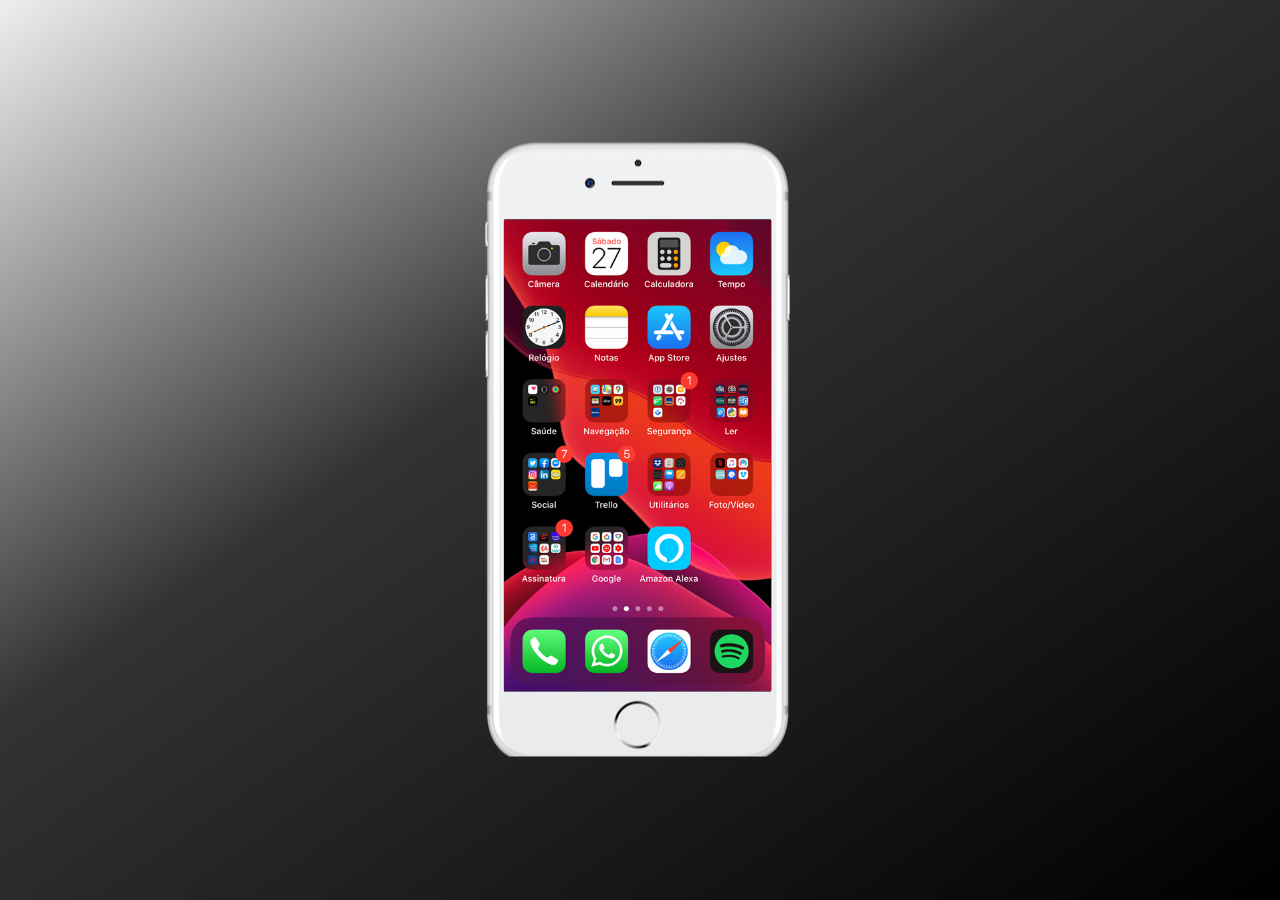
<file: index.html>
<!DOCTYPE html>
<html lang="pt-br">
<head>
  <meta charset="UTF-8">
  <meta http-equiv="X-UA-Compatible" content="IE=edge">
  <meta name="viewport" content="width=device-width, initial-scale=1.0">
  <link rel="stylesheet" href="./css/style.css">
  <title>Redes Sociais</title>
</head>
<body>
  <main>
    <section id="telefone">
      <iframe src="home.html" name="tela" id="tela" frameborder="0">

      </iframe>
    </section>
    <section id="redes-sociais">

    </section>
  </main>
</body>
</html>
</file>
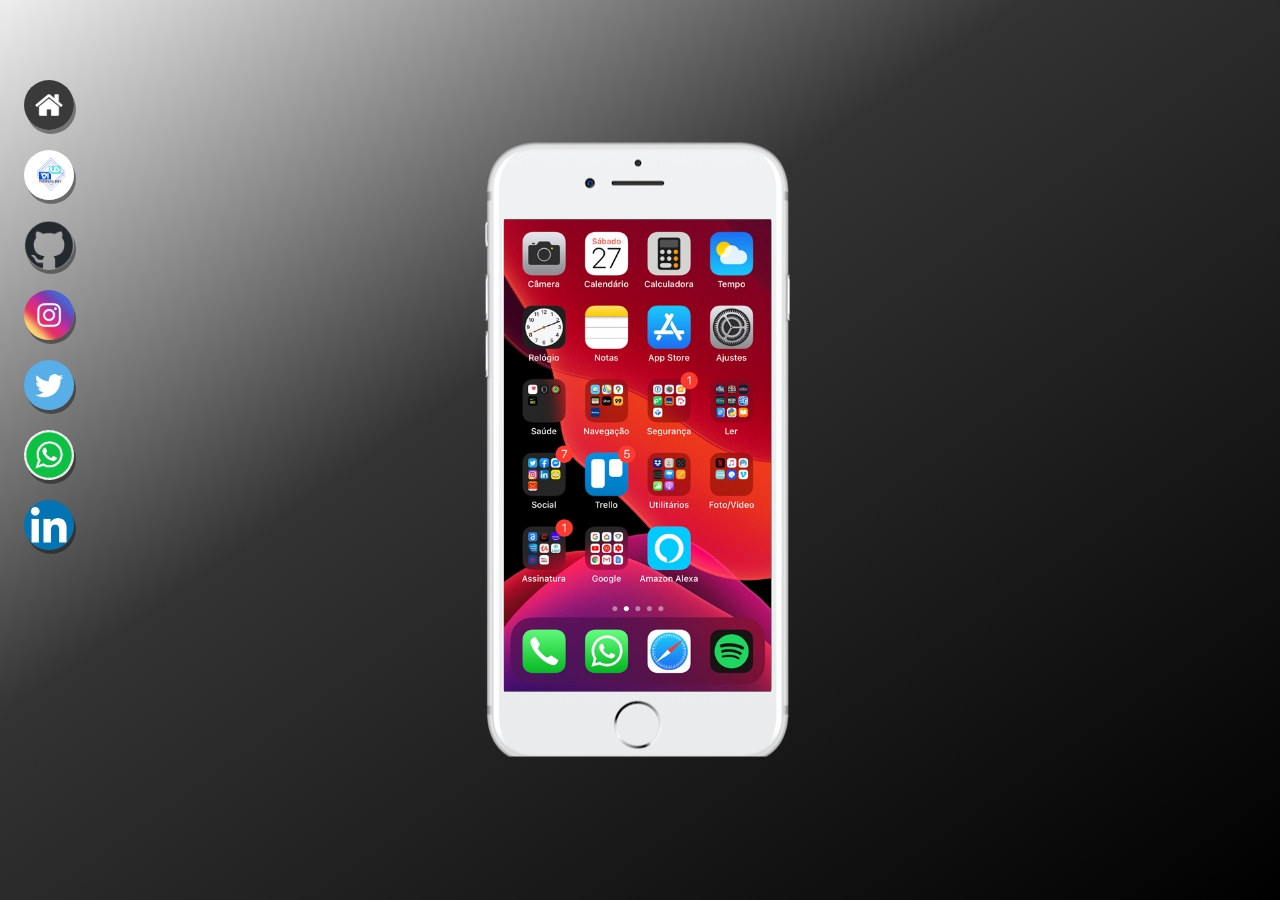
<file: pages/index.html>
<!DOCTYPE html>
<html lang="pt-br">
<head>
  <meta charset="UTF-8">
  <meta http-equiv="X-UA-Compatible" content="IE=edge">
  <meta name="viewport" content="width=device-width, initial-scale=1.0">
  <link rel="stylesheet" href="../css/style.css">
  <title>Redes Sociais</title>
</head>
<body>
  <main>
    <section id="telefone">
      <iframe src="/pages/home.html" name="tela" id="tela" frameborder="0">
      </iframe>
    </section>
    <section id="redes-sociais">
      <a href="home.html" target="tela"><img src="../img/logo-home.jpg" alt="Home"></a>
      <a href="portfolio.html" target="tela"><img src="../img/VIUS.png" alt="Portfolio"></a>
      <a href="github.html" target="tela"><img src="../img/github-mark.png" alt="Github"></a>
      <a href="instagram.html" target="tela"><img src="../img/logo-instagram.jpg" alt="Instagram"></a>
      <a href="twitter.html" target="tela"><img src="../img/logo-twitter.jpg" alt="Twitter"></a>
      <a href="whatsapp.html" target="tela"><img src="../img/logo-whatsapp.png" alt="Whatsapp"></a>
      <a href="linkedin.html" target="tela"><img src="../img/logo-linkedin2" alt="Linkedin"></a>
    </section>
  </main>
</body>
</html>
</file>
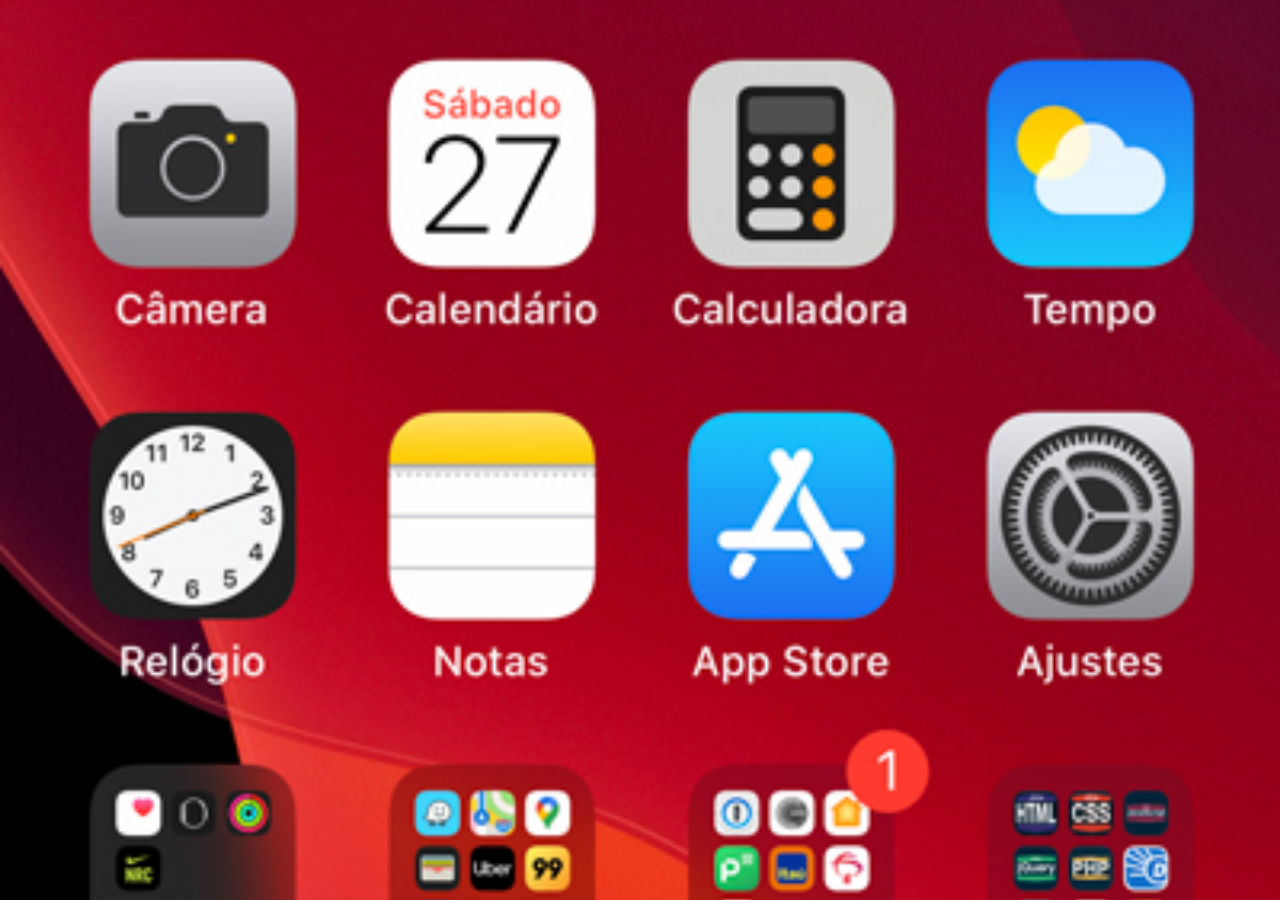
<file: home.html>
<!DOCTYPE html>
<html lang="en">
<head>
  <meta charset="UTF-8">
  <meta http-equiv="X-UA-Compatible" content="IE=edge">
  <meta name="viewport" content="width=device-width, initial-scale=1.0">
  <title>Home</title>
</head>
<style>
  * {
    margin: 0;
    padding: 0;
  }

  body {
    height: 100vh;
    width: 100vw;
    background: black url('img/tela-home.jpg') no-repeat top center;
    background-size: cover;
  }
</style>
<body>
  
</body>
</html>
</file>
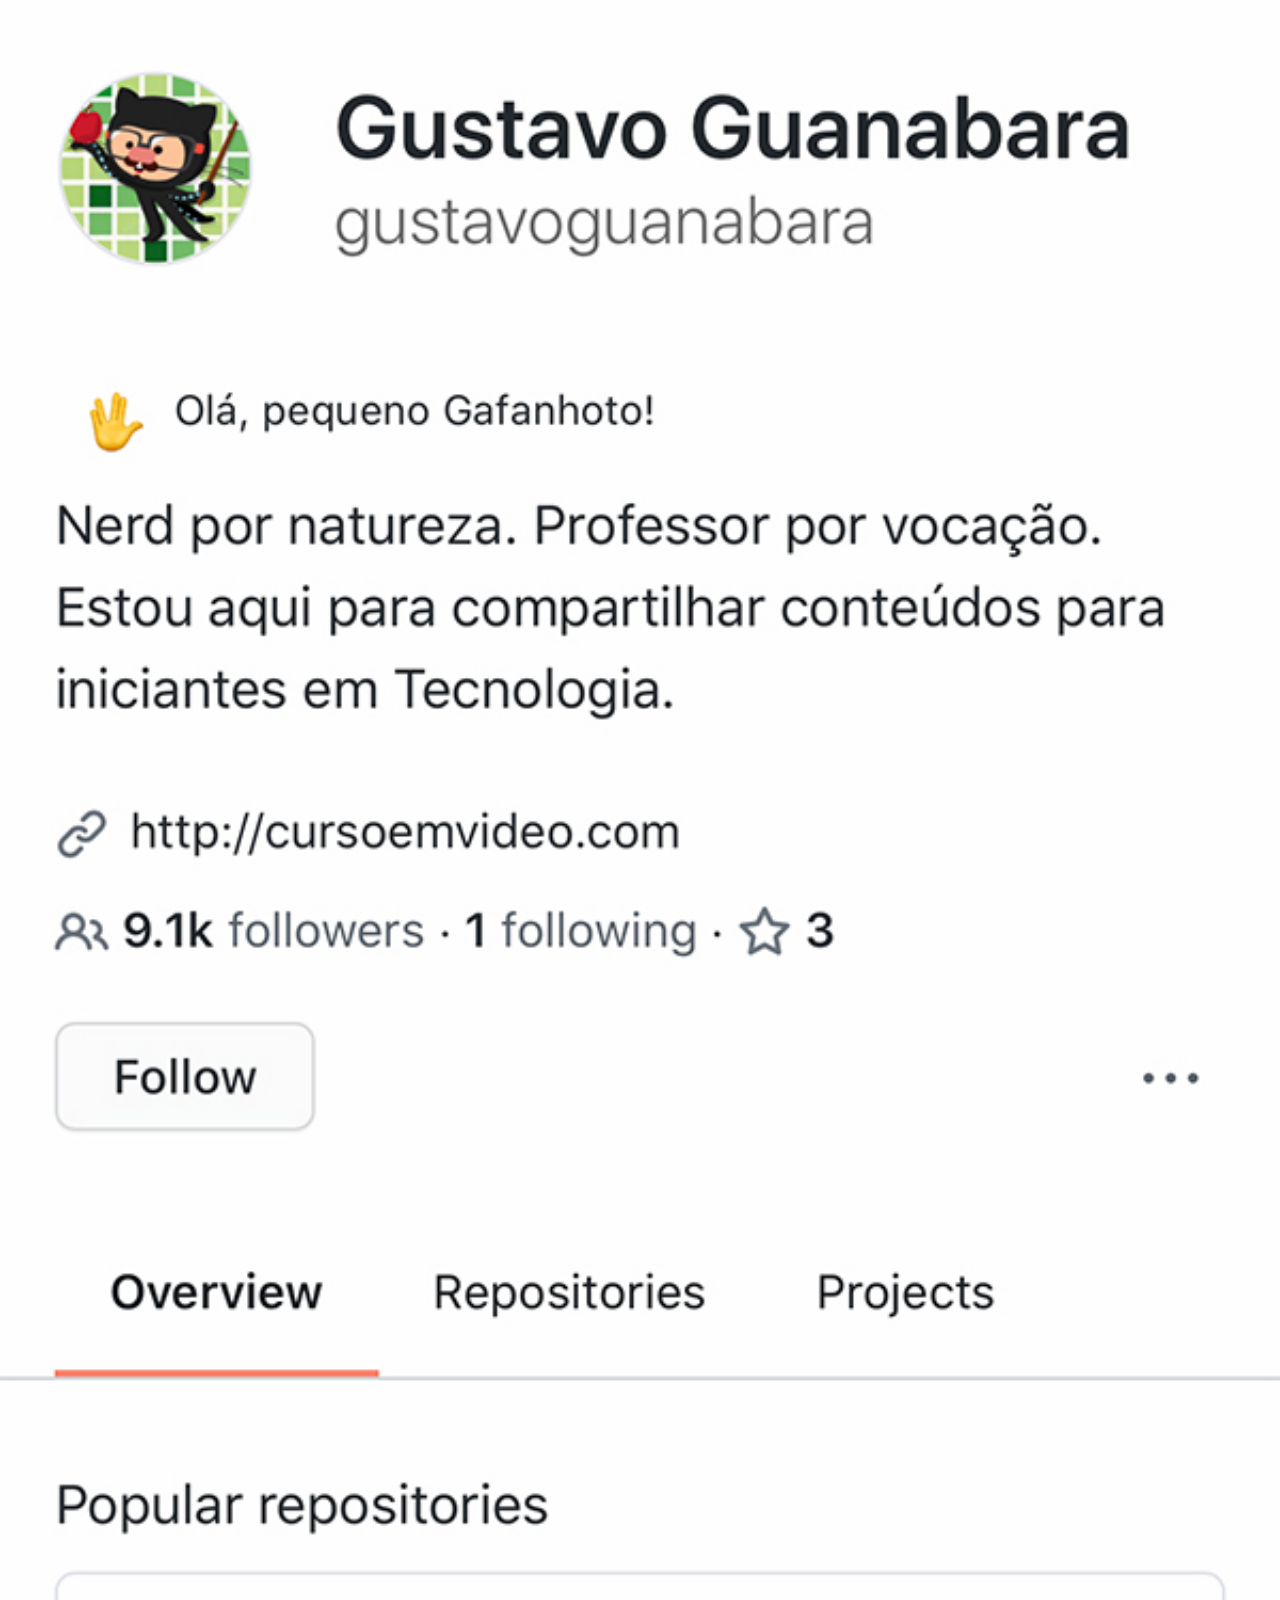
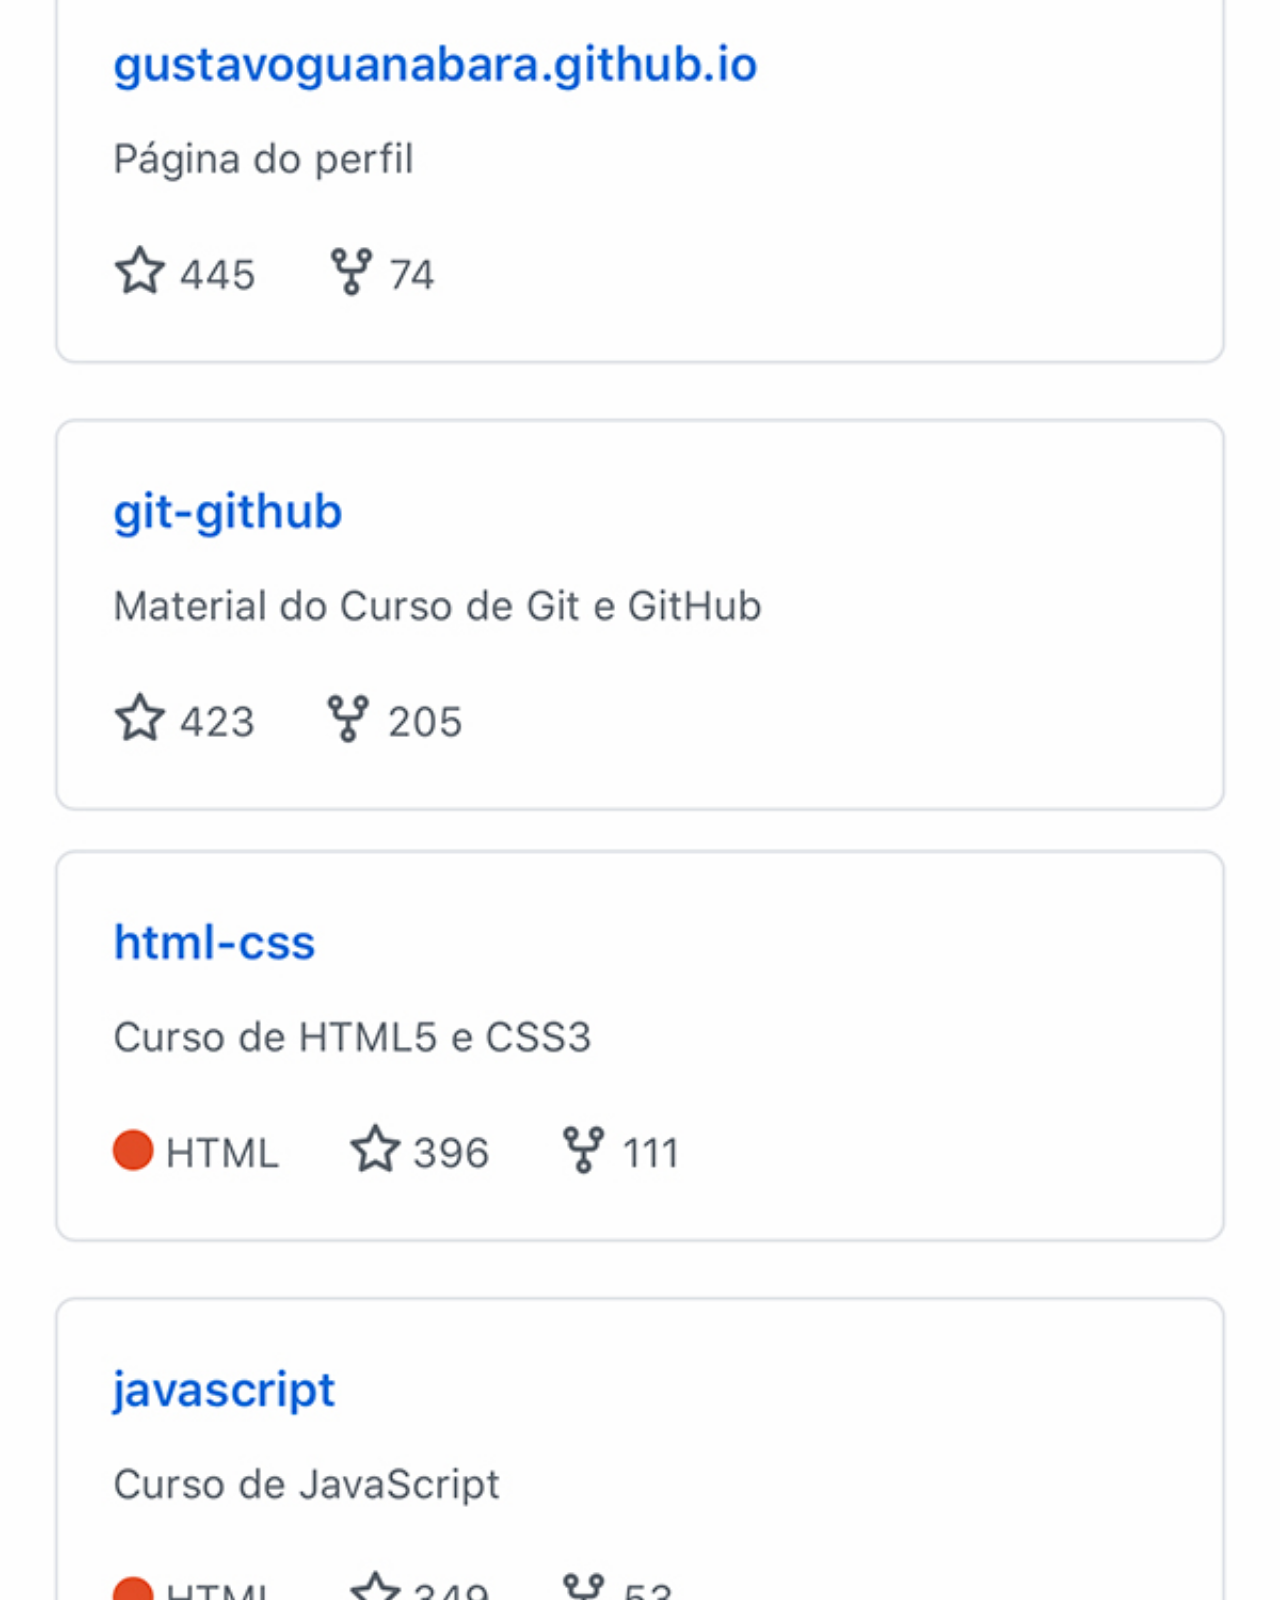
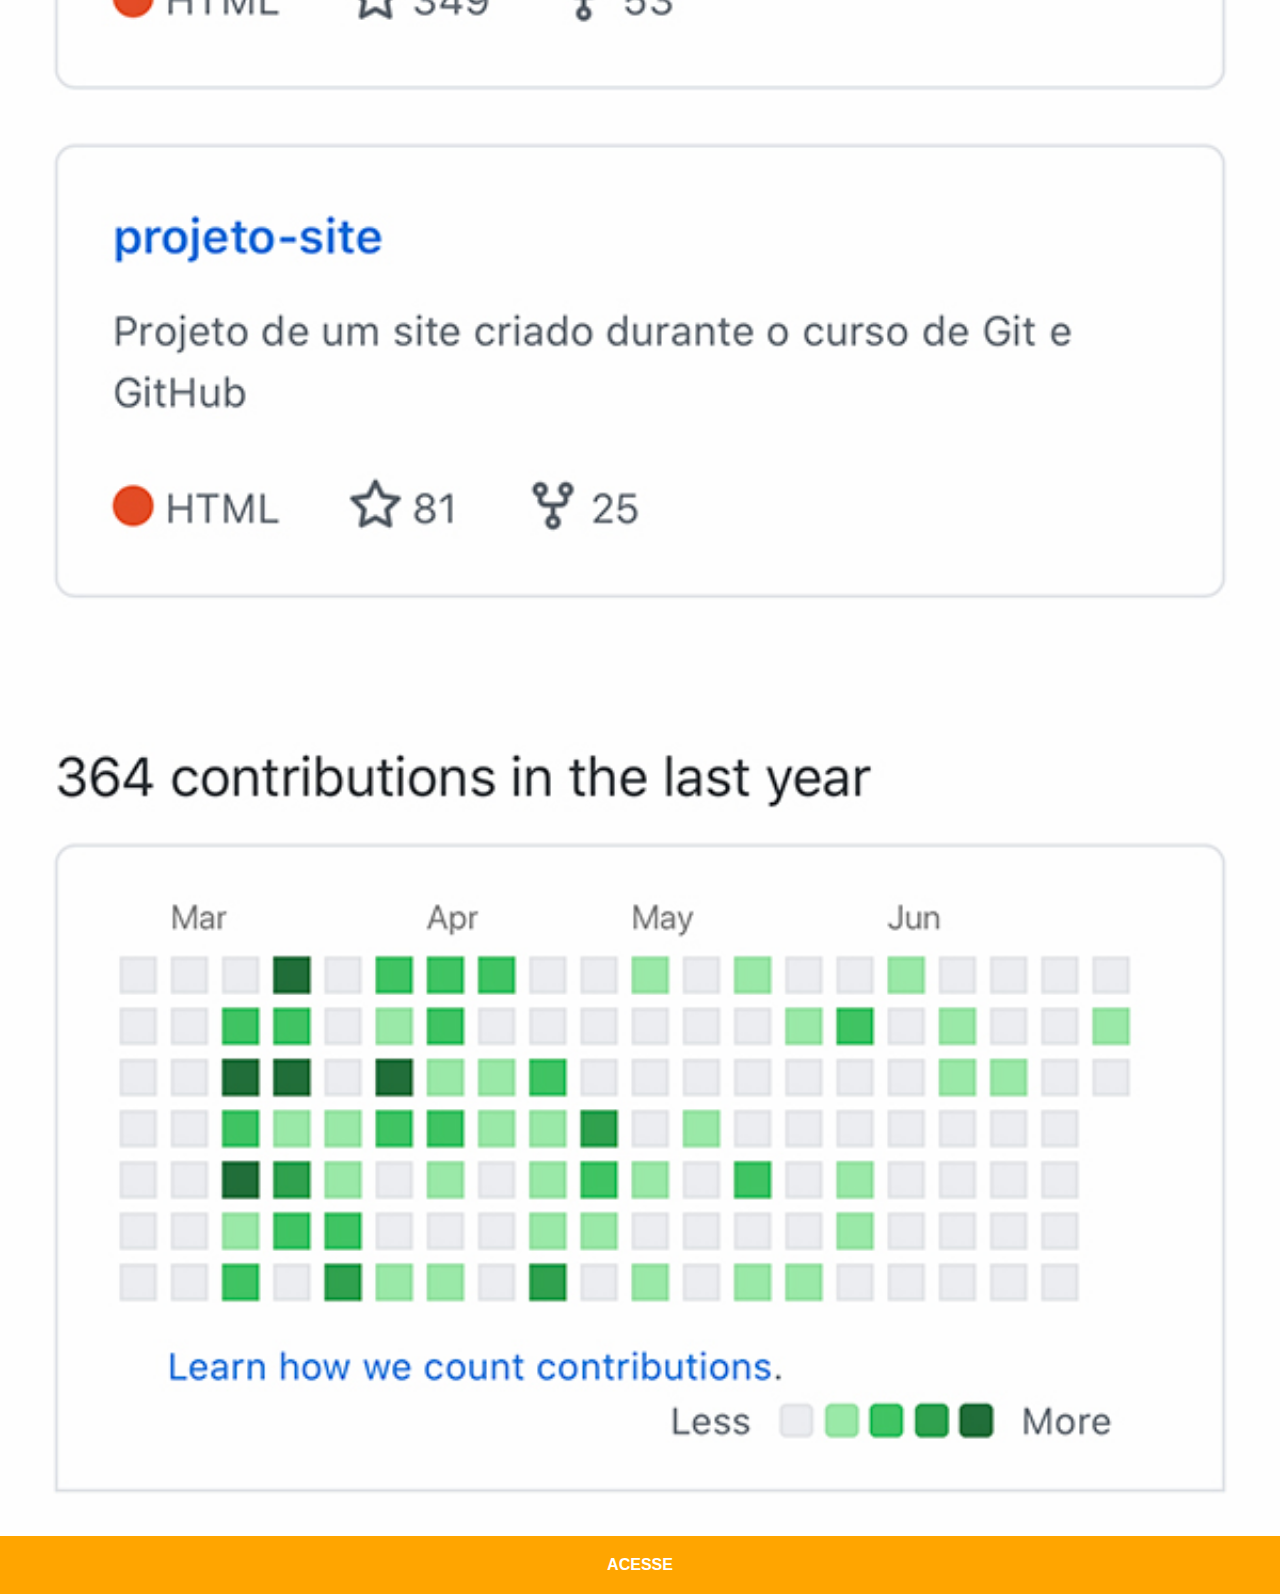
<file: pages/github.html>
<!DOCTYPE html>
<html lang="pt-br">
<head>
  <meta charset="UTF-8">
  <meta http-equiv="X-UA-Compatible" content="IE=edge">
  <meta name="viewport" content="width=device-width, initial-scale=1.0">
  <link rel="stylesheet" href="../css/social.css">
  <title>Github</title>
</head>
<body>
  <img src="../img/tela-github.jpg" alt="Github">
  <a href="https://github.com/santosvini" 
  target="_blank">ACESSE</a>
</body>
</html>
</file>
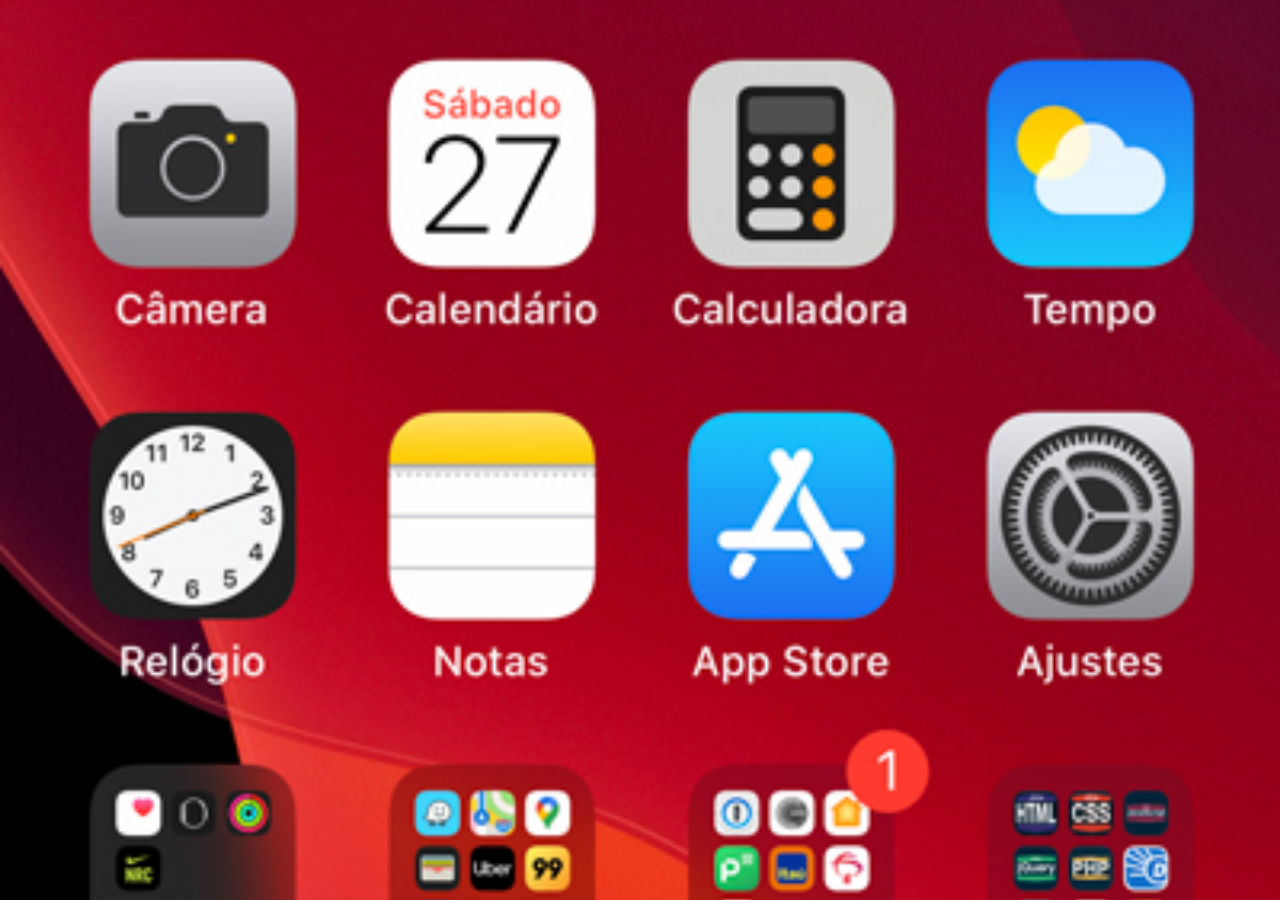
<file: pages/home.html>
<!DOCTYPE html>
<html lang="en">
<head>
  <meta charset="UTF-8">
  <meta http-equiv="X-UA-Compatible" content="IE=edge">
  <meta name="viewport" content="width=device-width, initial-scale=1.0">
  <title>Home</title>
</head>
<style>
  * {
    margin: 0;
    padding: 0;
  }

  body {
    height: 100vh;
    width: 100vw;
    background: black url('../img/tela-home.jpg') no-repeat top center;
    background-size: cover;
  }
</style>
<body>
</body>
</html>
</file>
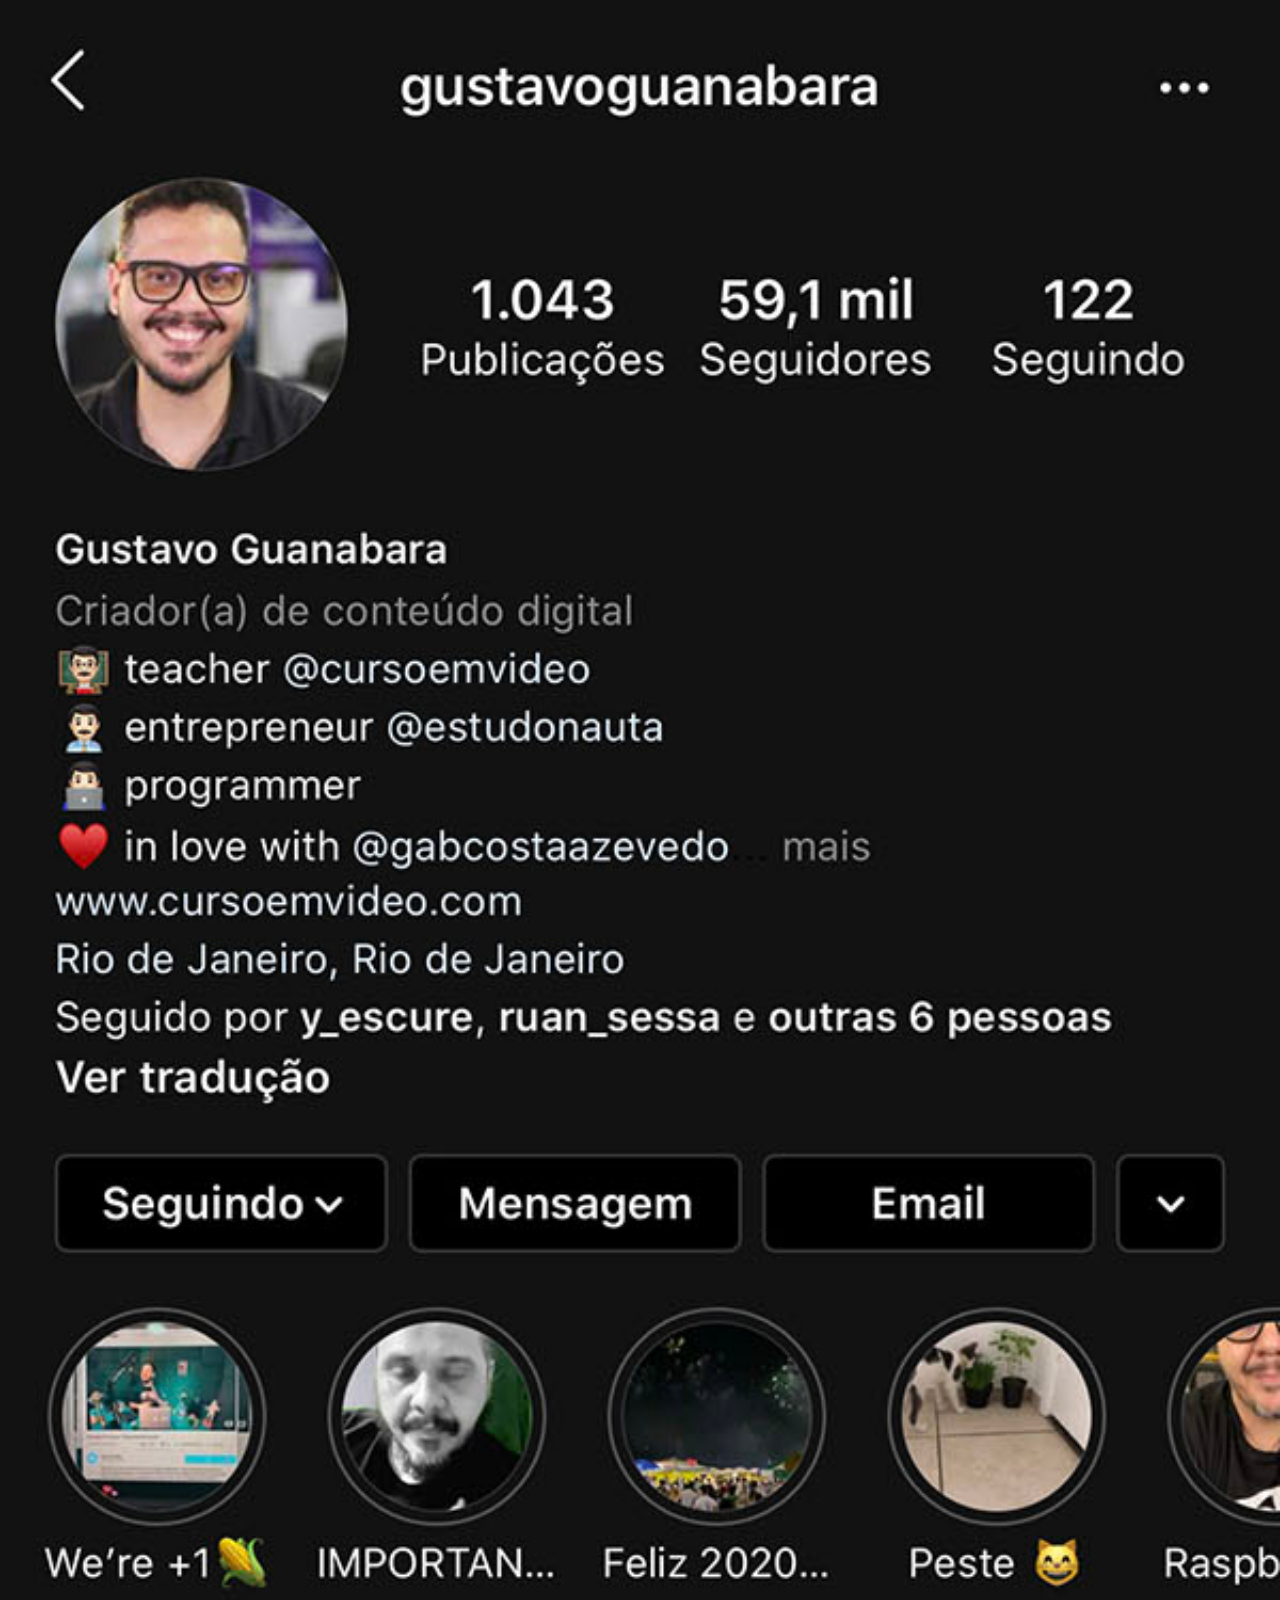
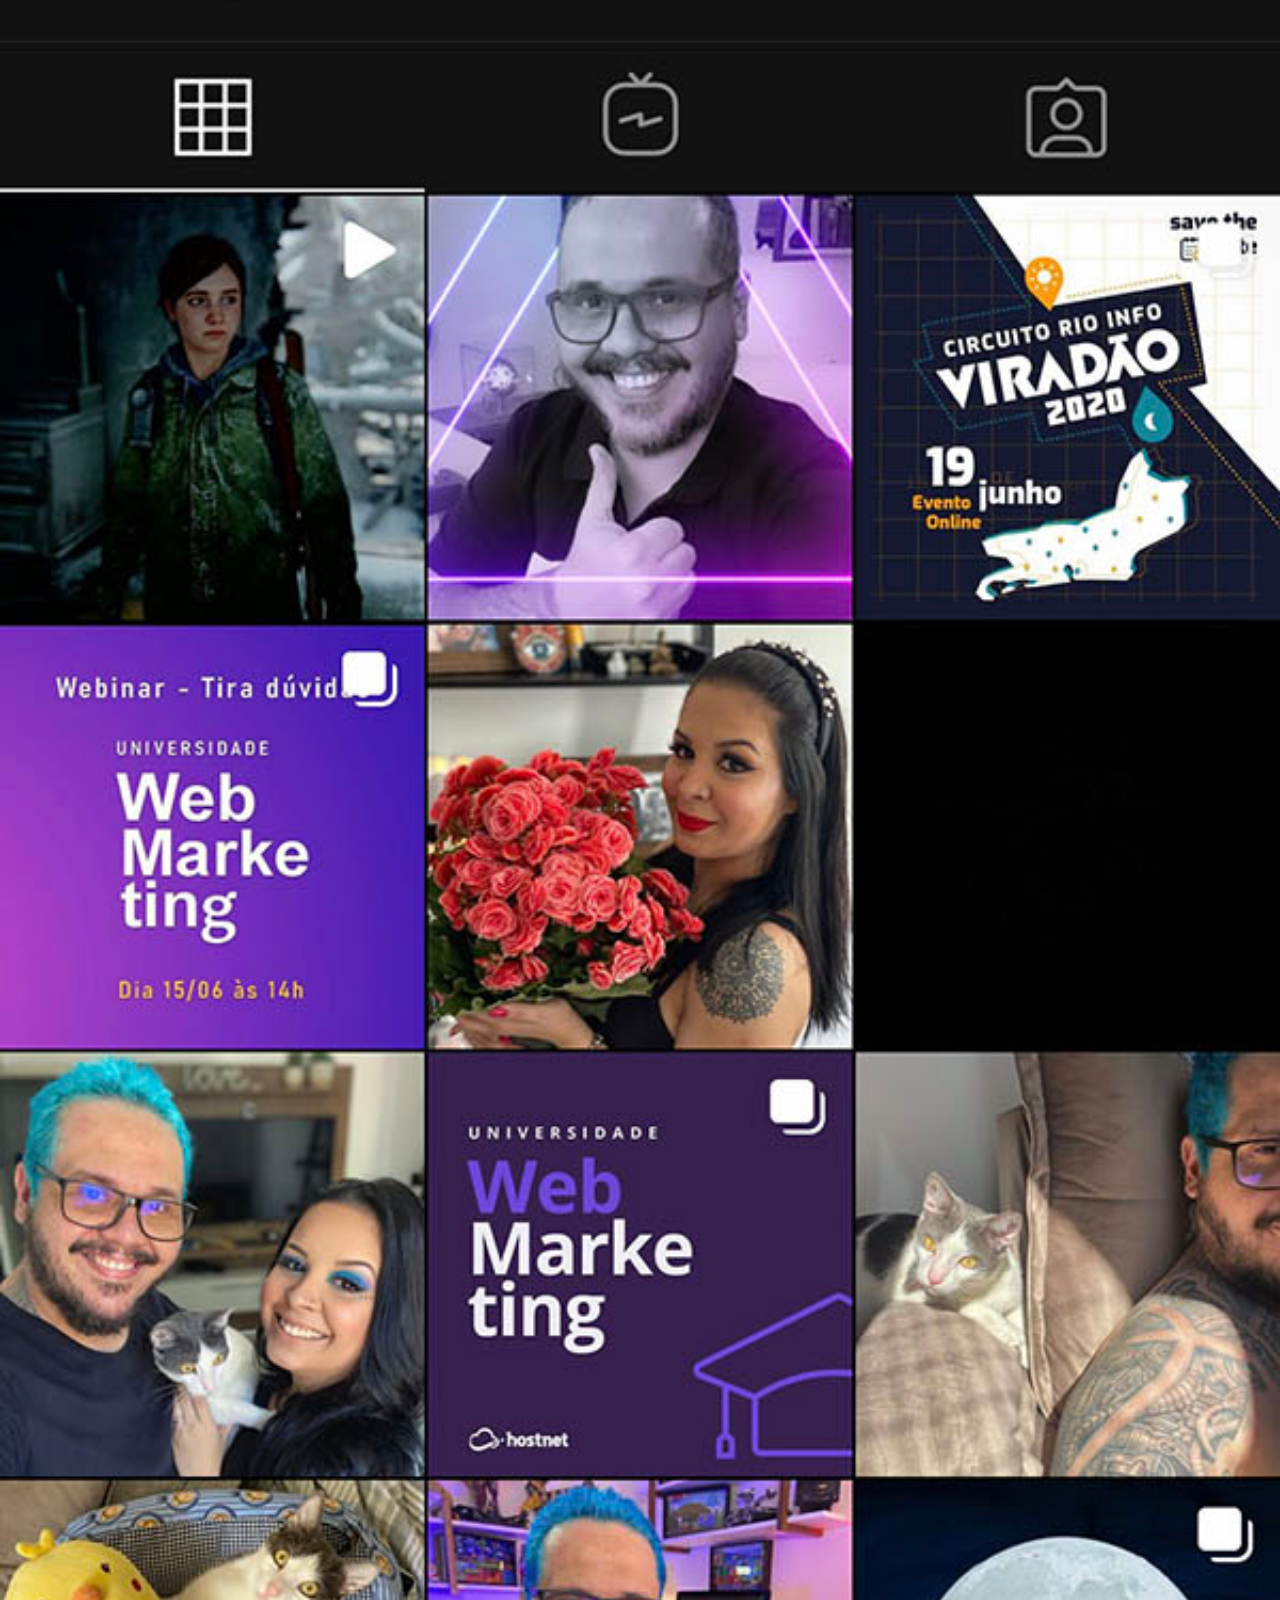
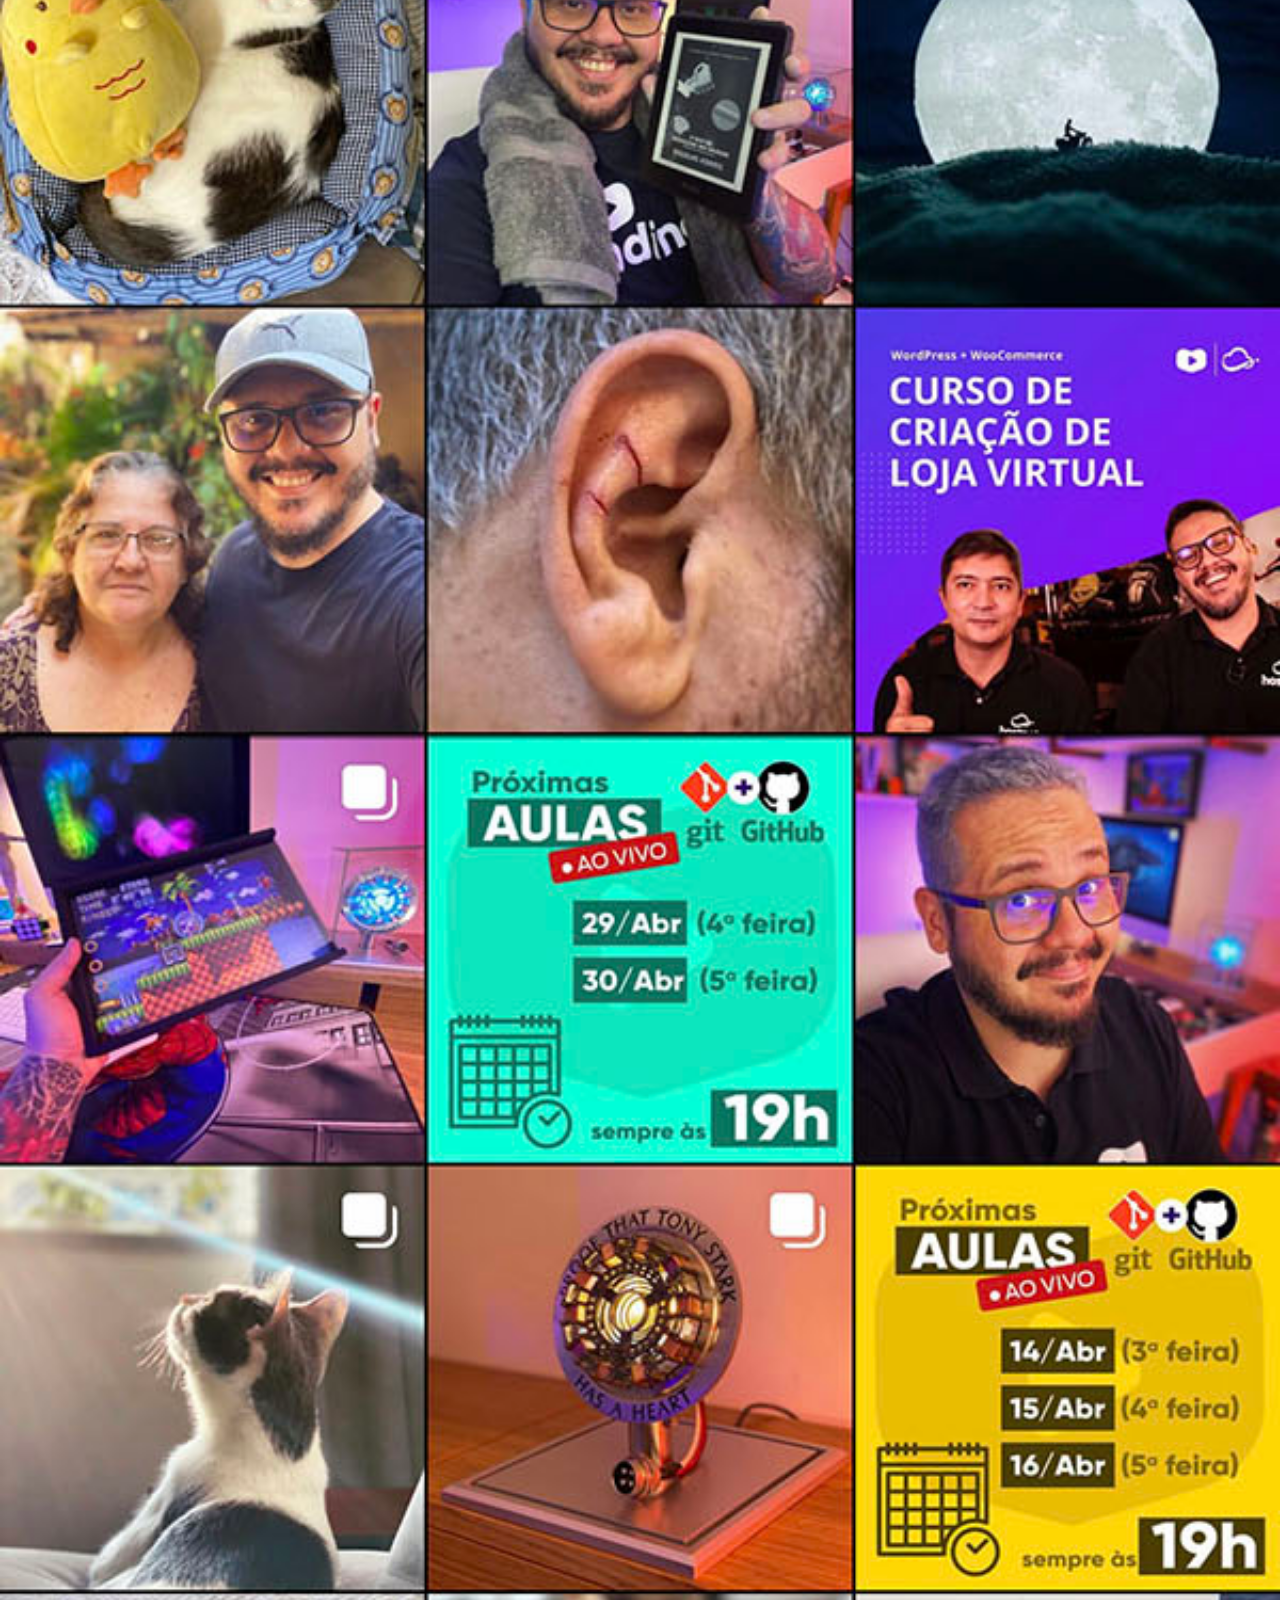
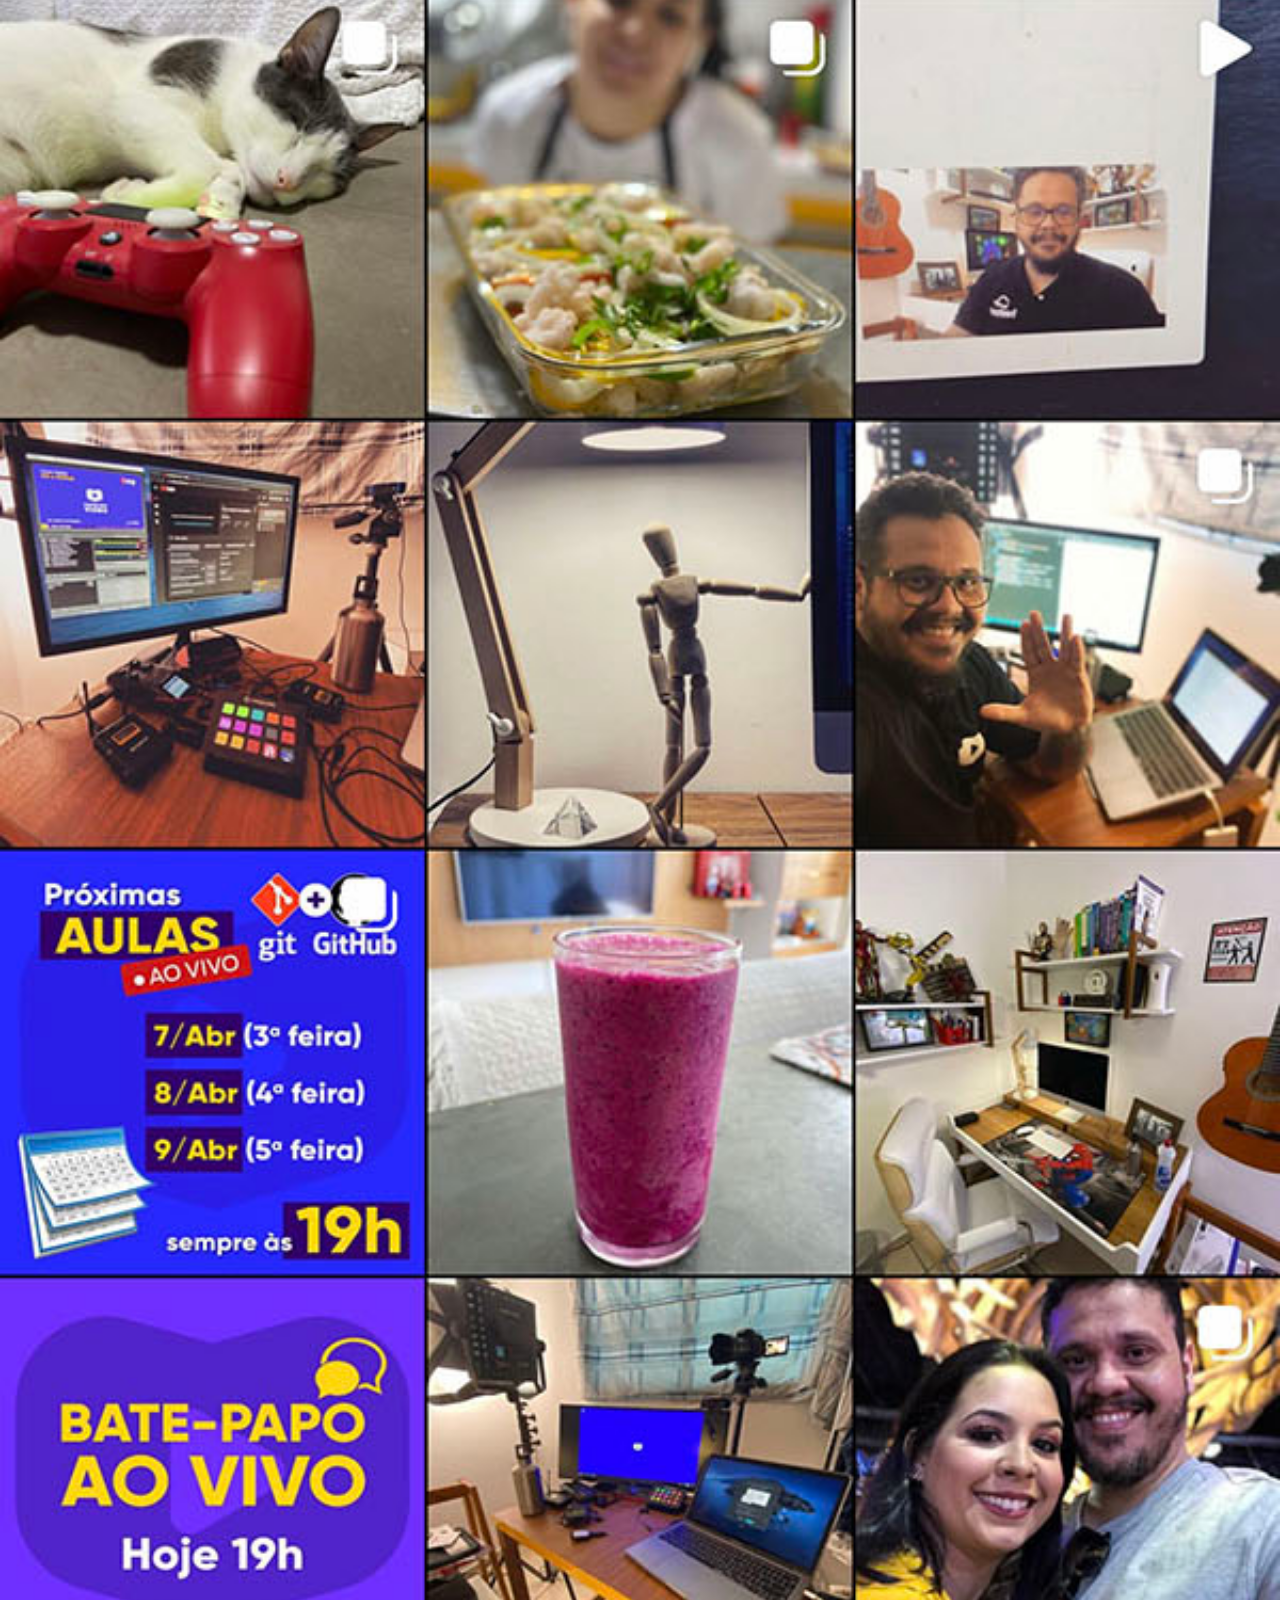
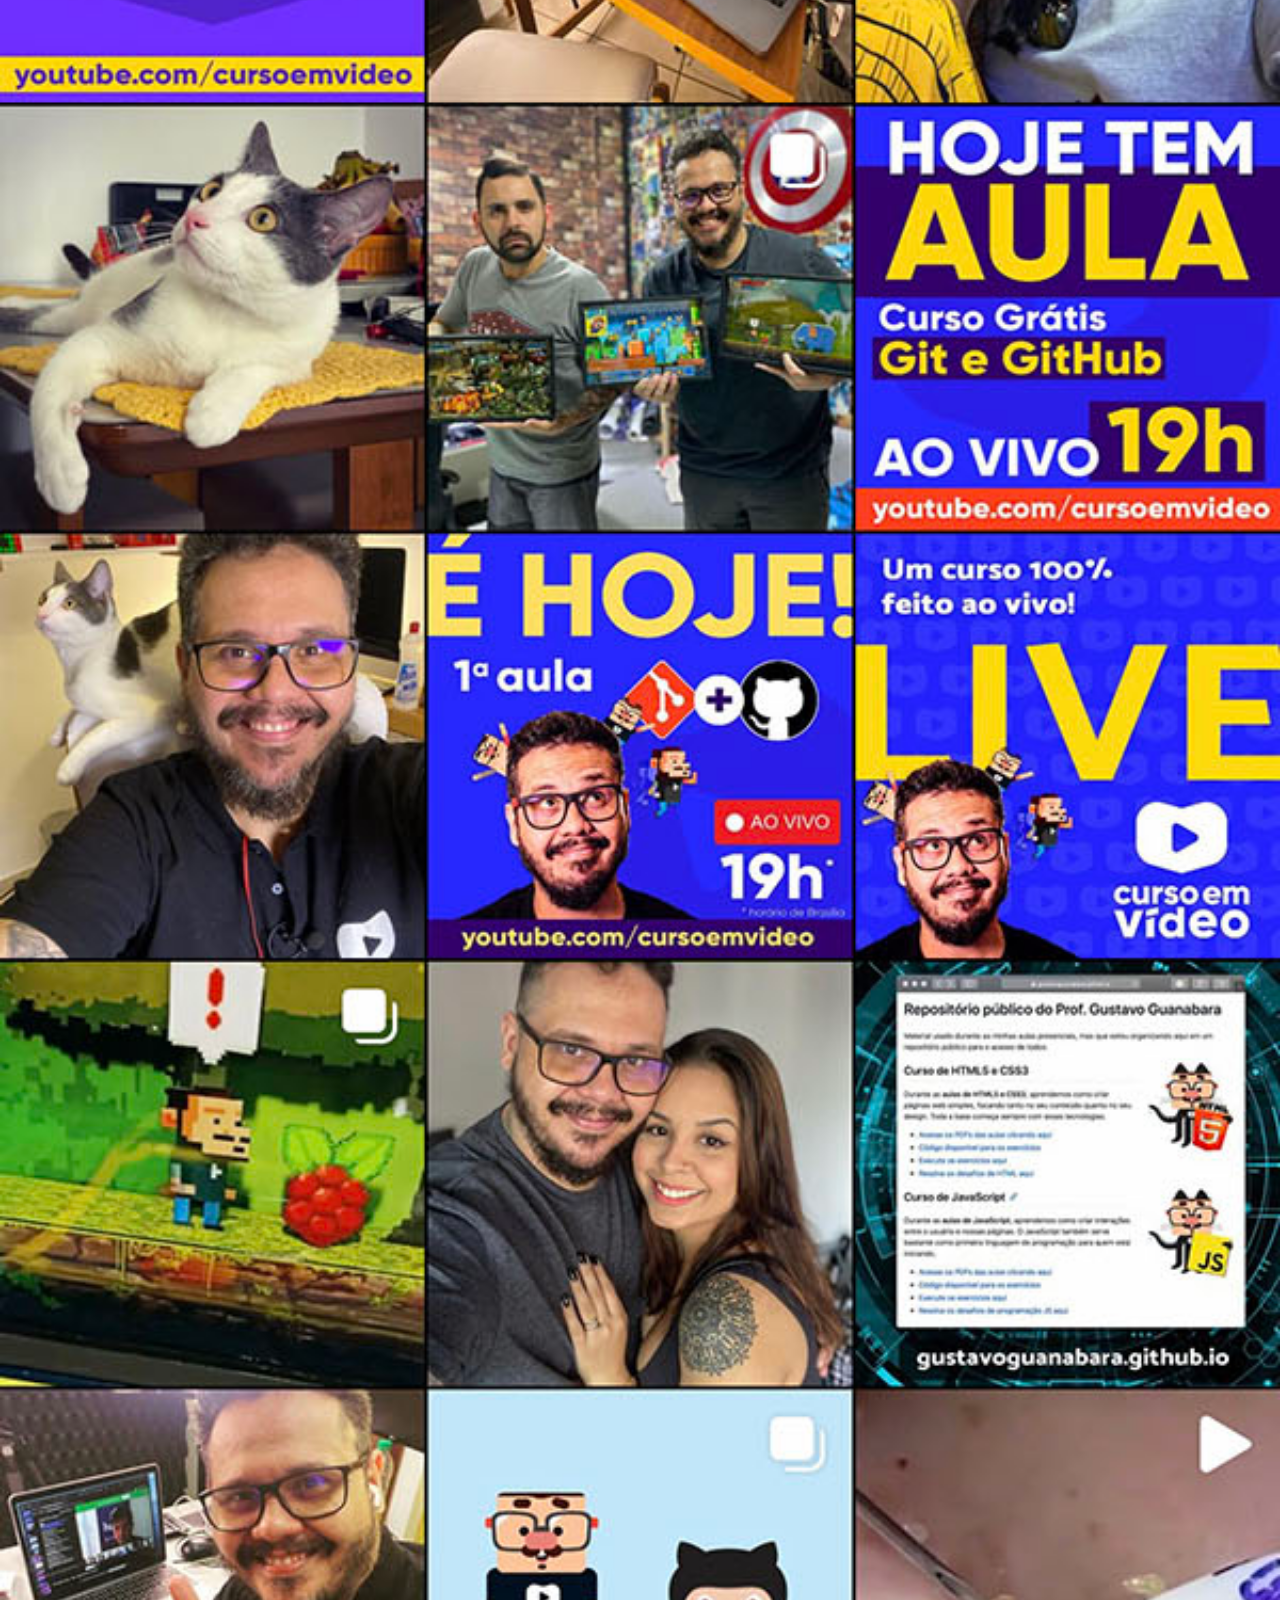
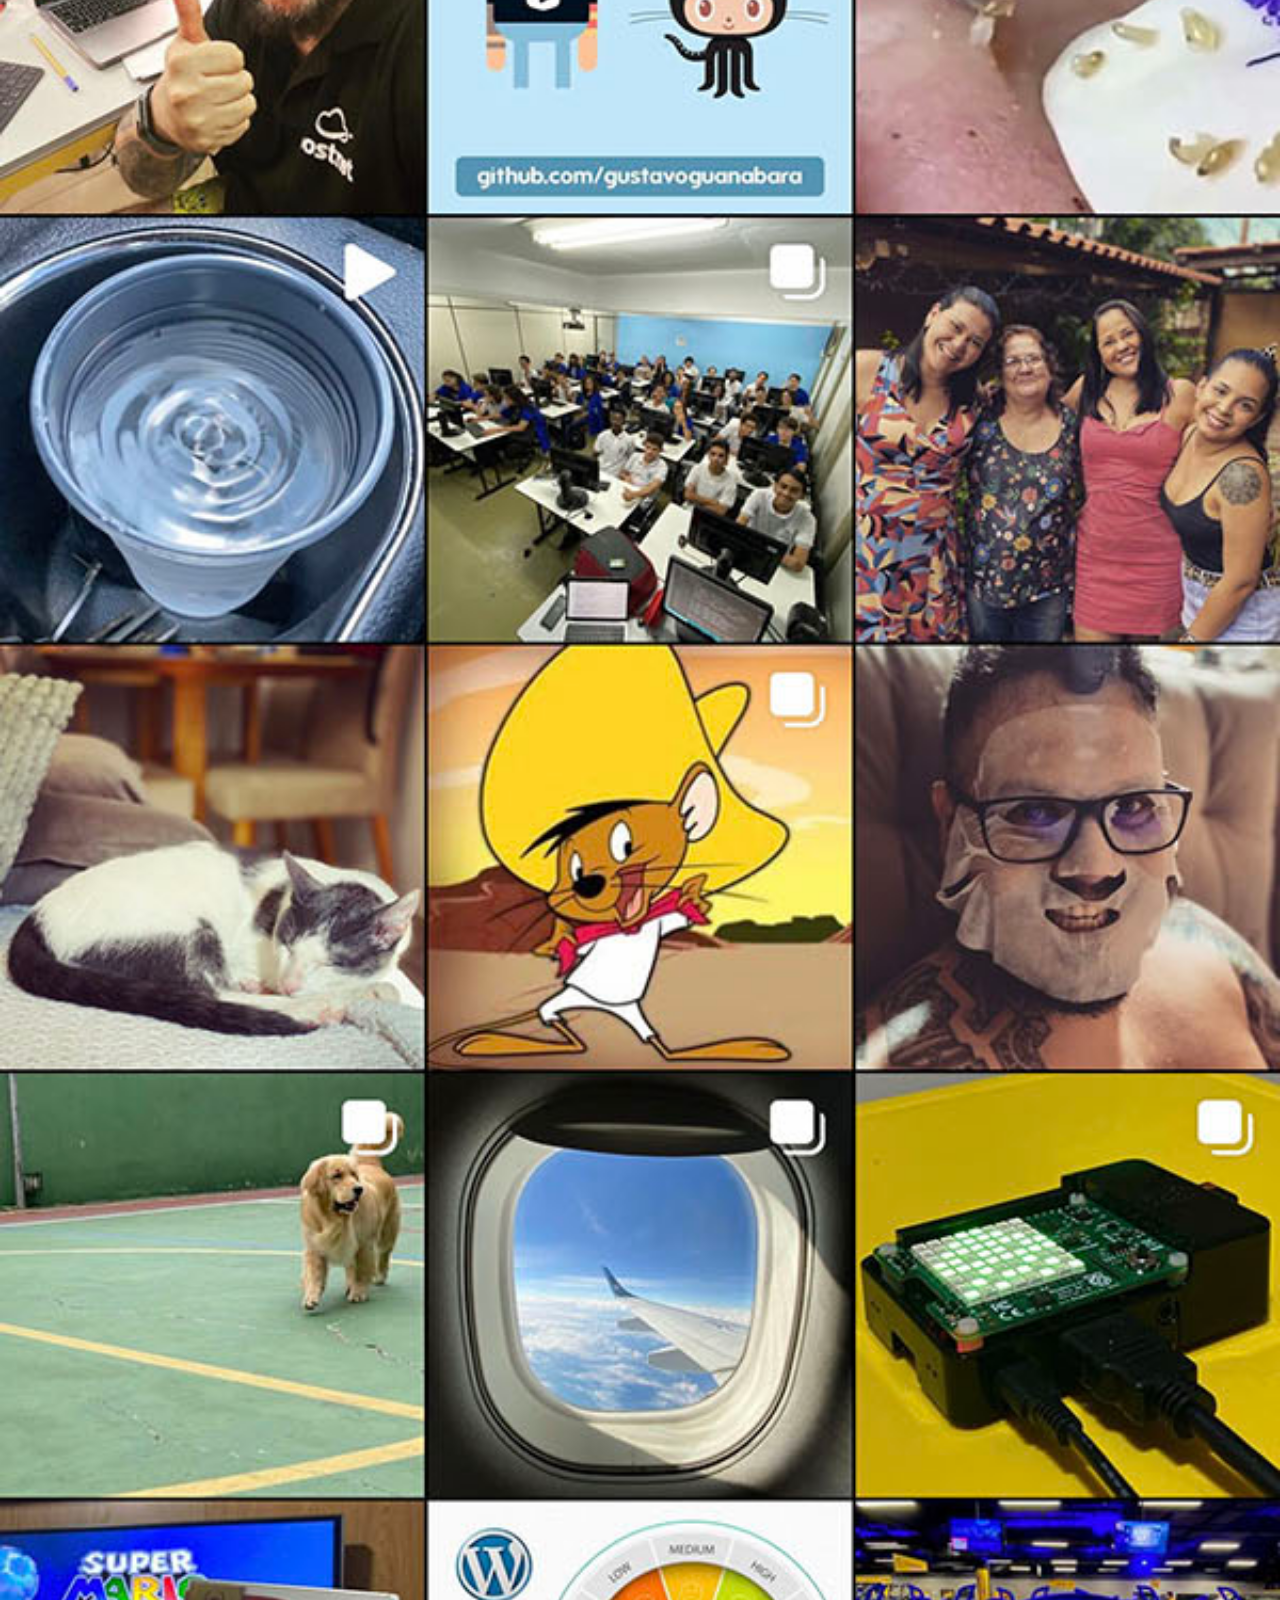
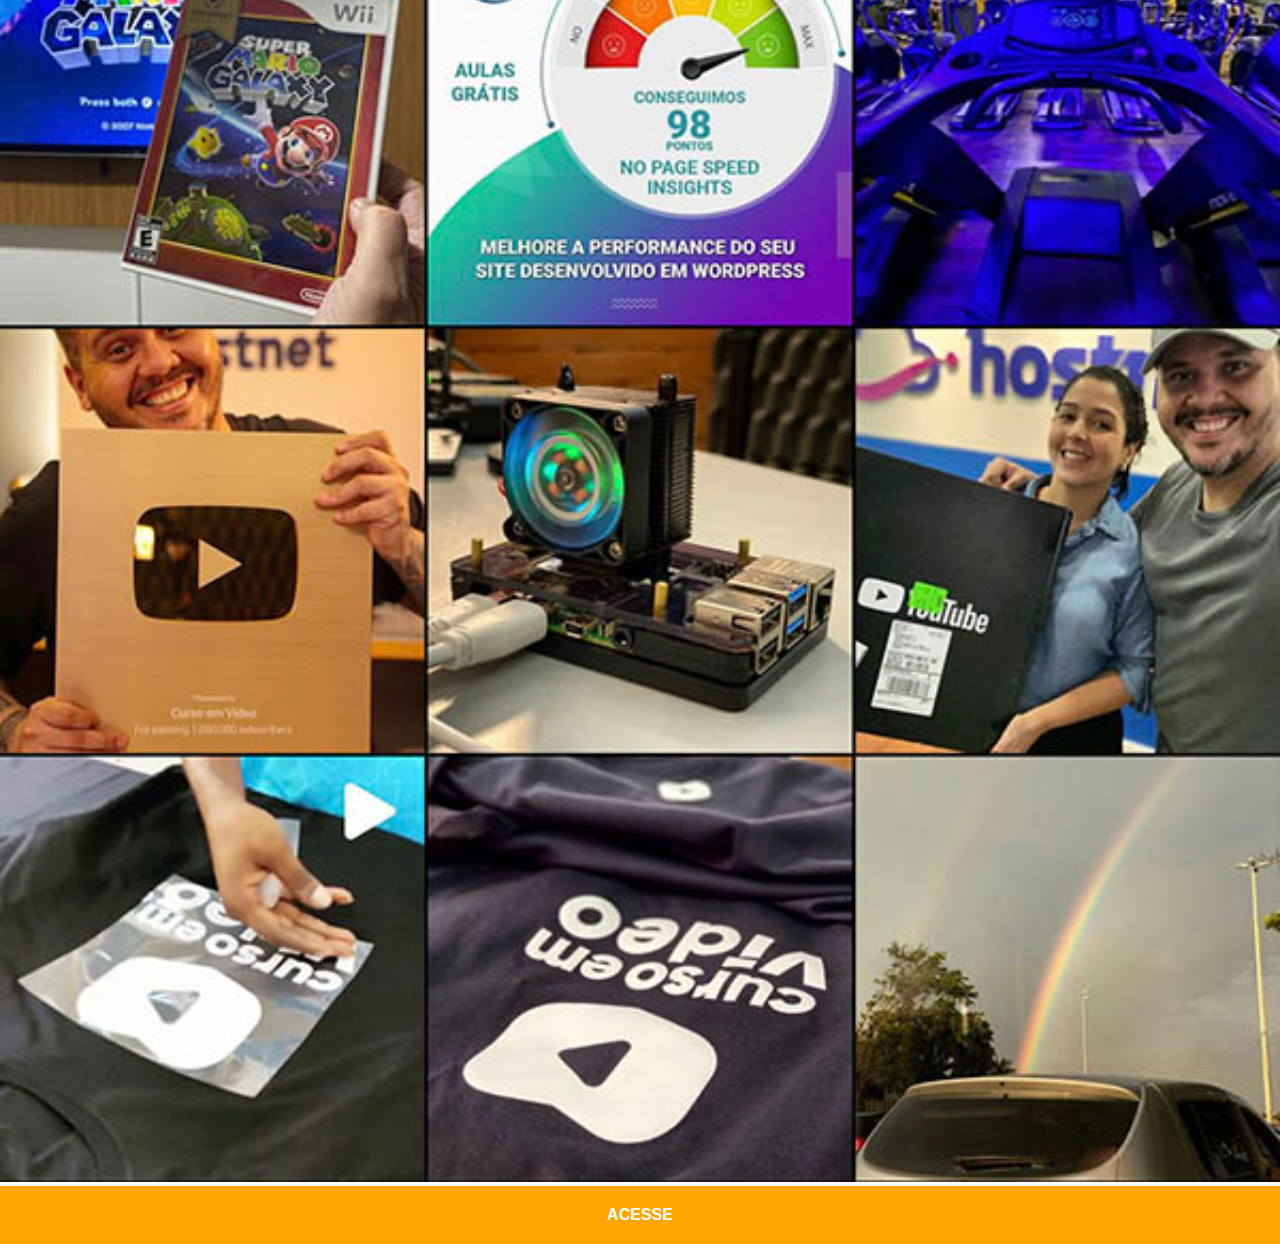
<file: pages/instagram.html>
<!DOCTYPE html>
<html lang="pt-br">
<head>
  <meta charset="UTF-8">
  <meta http-equiv="X-UA-Compatible" content="IE=edge">
  <meta name="viewport" content="width=device-width, initial-scale=1.0">
  <link rel="stylesheet" href="../css/social.css">
  <title>Instagram</title>
</head>
<body>
  <img src="../img/tela-instagram.jpg" alt="Instagram">
  <a href="https://www.instagram.com/santosvini7/" 
  target="_blank">ACESSE</a>
</body>
</html>
</file>
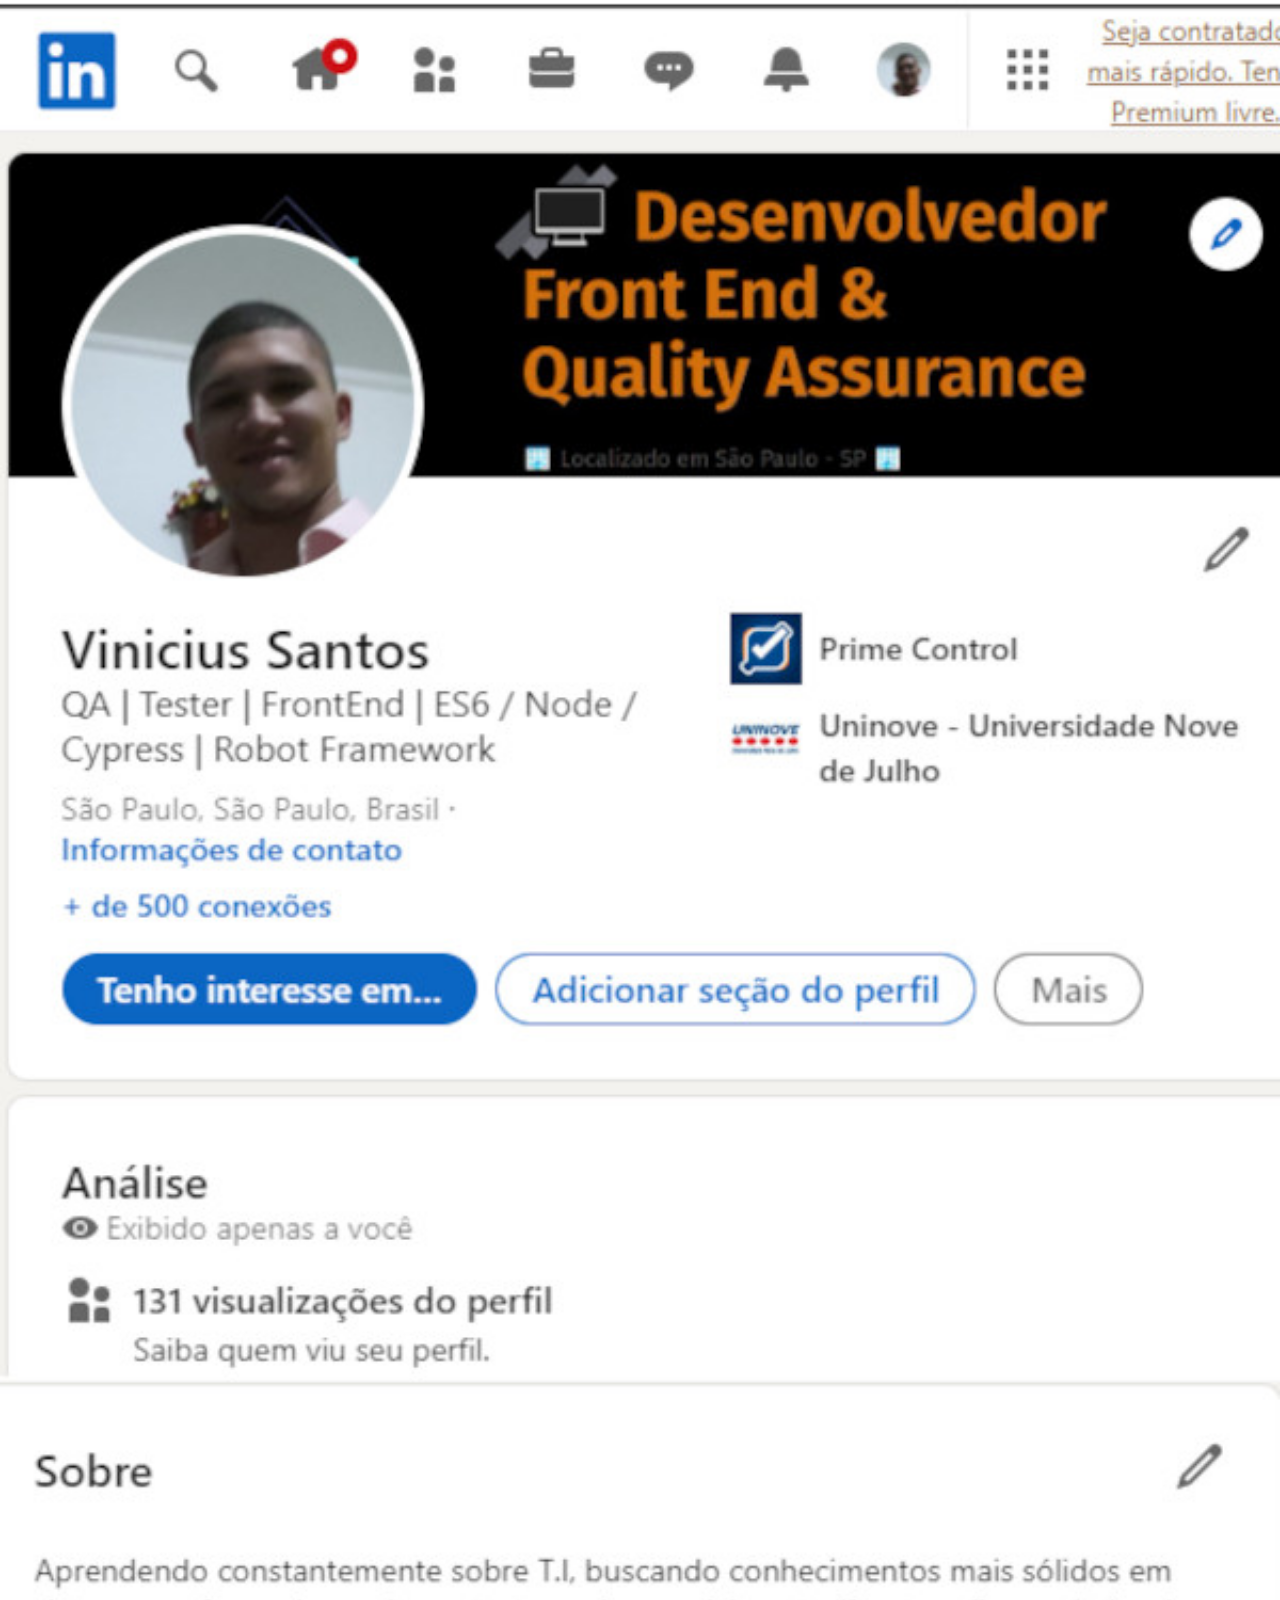
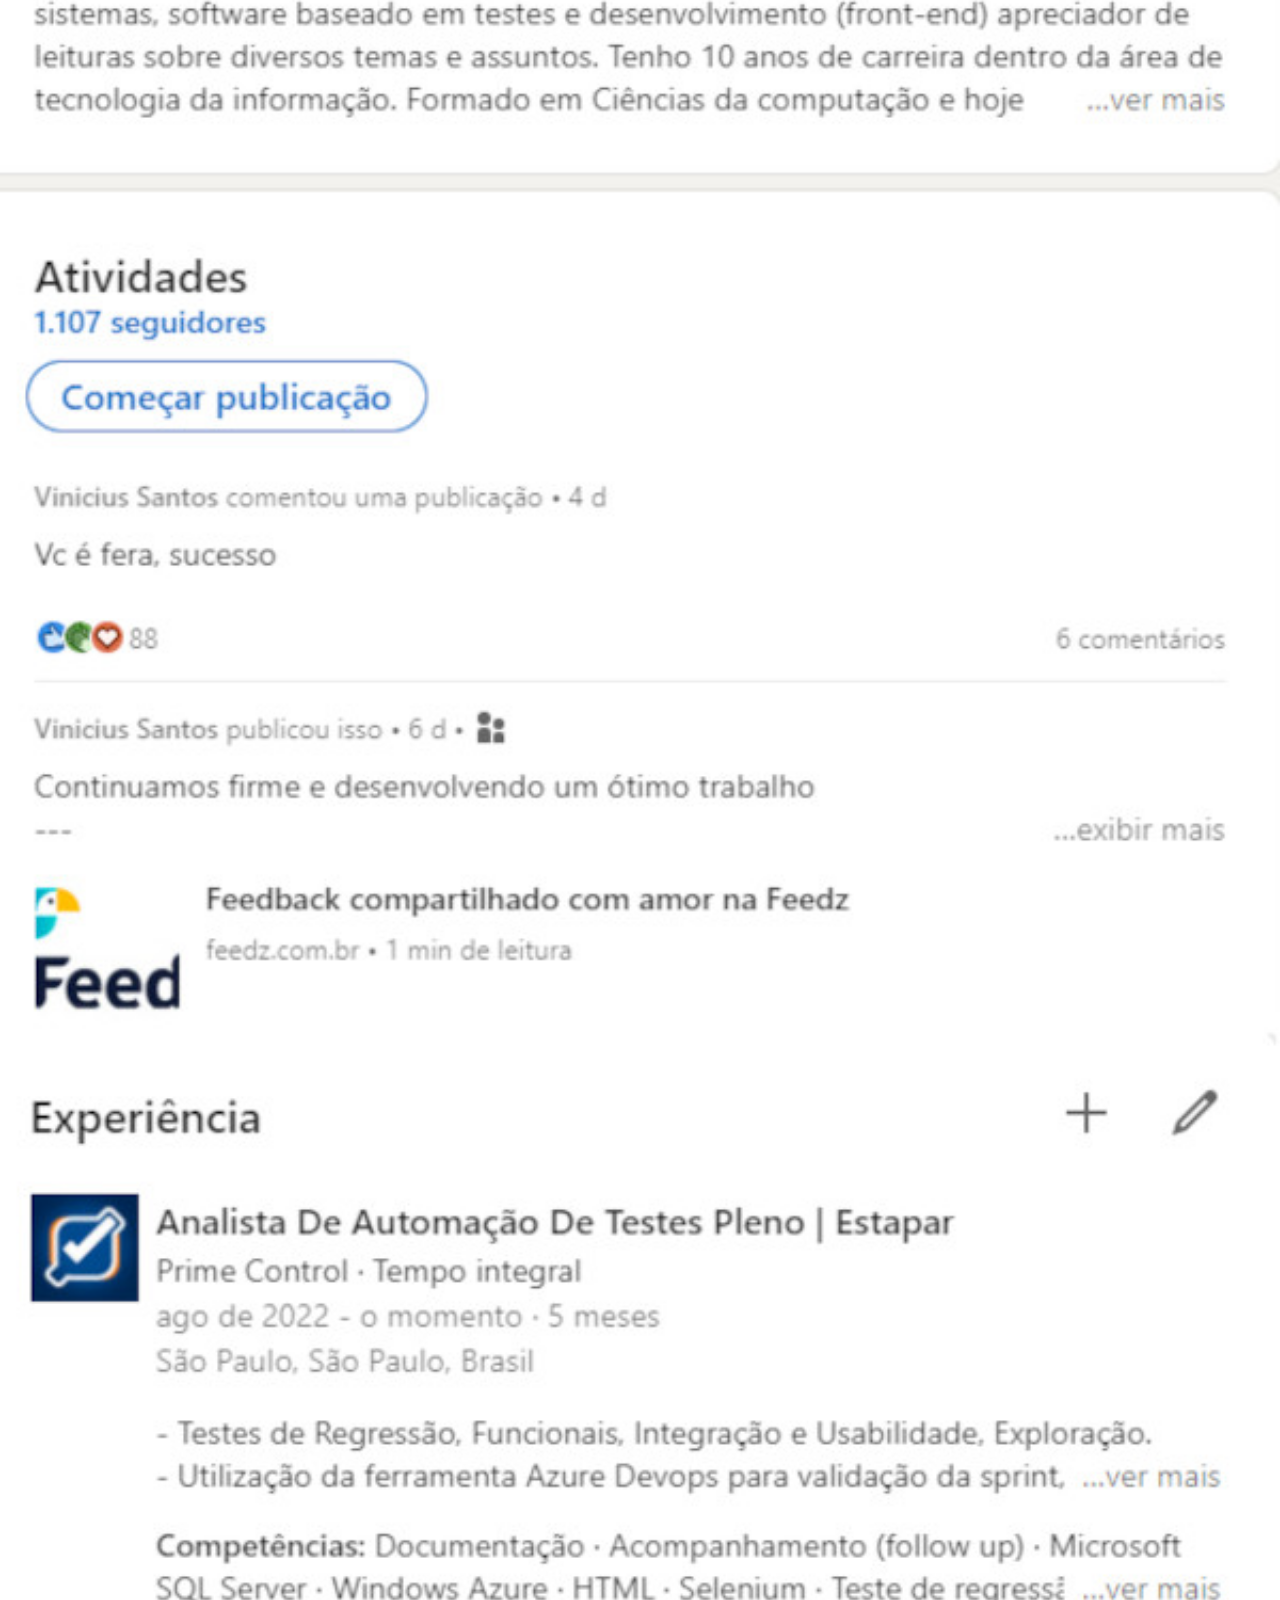
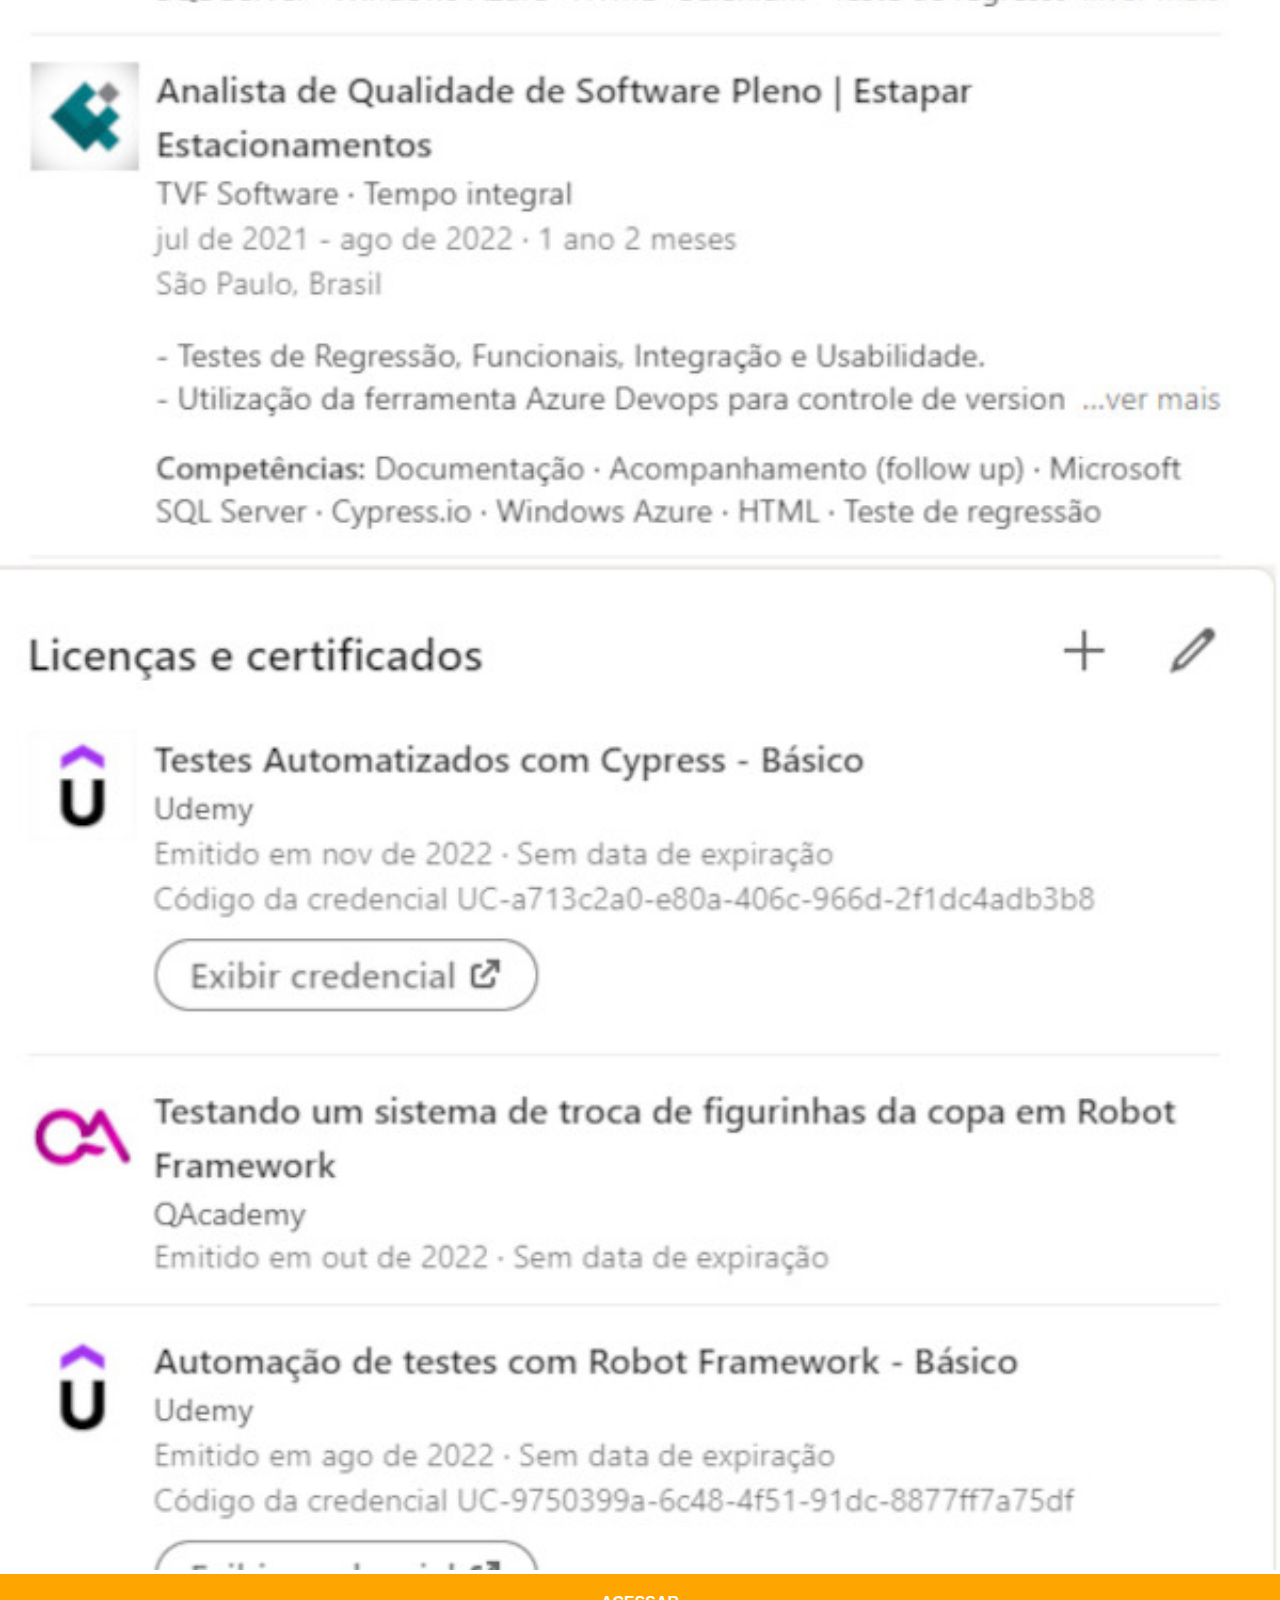
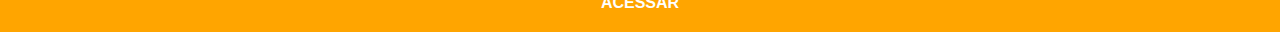
<file: pages/linkedin.html>
<!DOCTYPE html>
<html lang="pt-br">
<head>
  <meta charset="UTF-8">
  <meta http-equiv="X-UA-Compatible" content="IE=edge">
  <meta name="viewport" content="width=device-width, initial-scale=1.0">
  <link rel="stylesheet" href="../css/social.css">
  <title>Linkedin</title>
</head>
<body>
  <img src="../img/tela-linkedin.jpg" alt="Linkedin">
  <a href="https://www.linkedin.com/in/vinicius-santos-12249198/" target="_blank">ACESSAR</a>
</body>
</html>
</file>
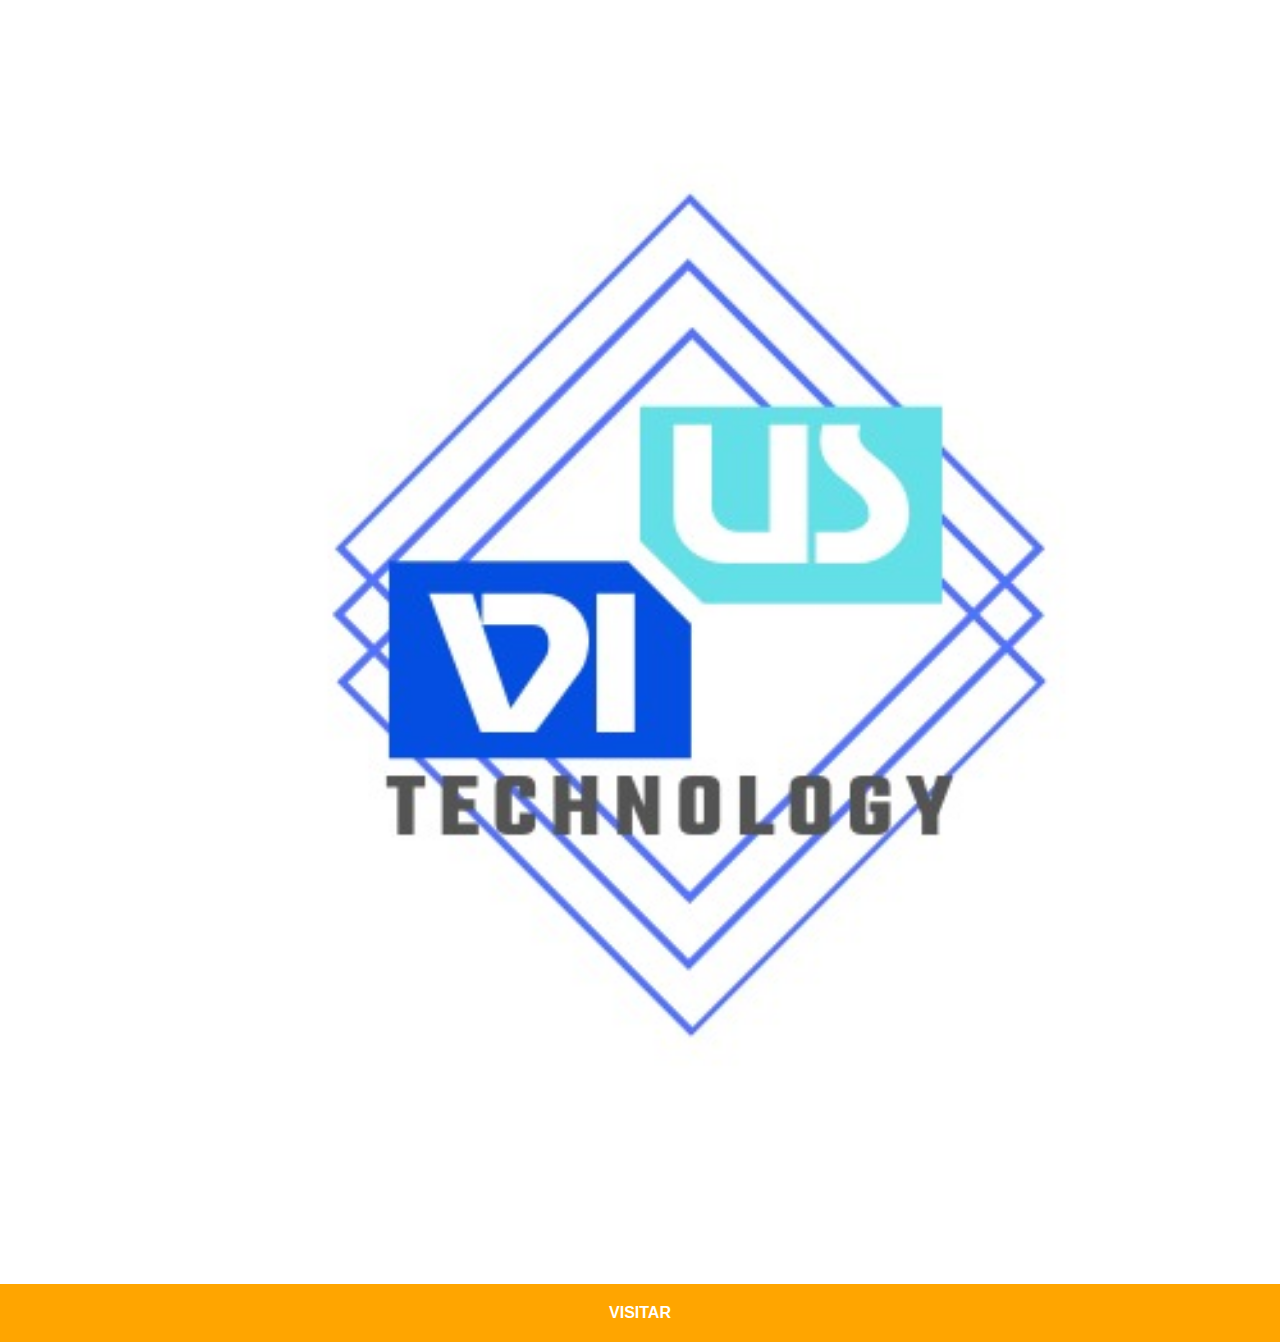
<file: pages/portfolio.html>
<!DOCTYPE html>
<html lang="pt-br">
<head>
  <meta charset="UTF-8">
  <meta http-equiv="X-UA-Compatible" content="IE=edge">
  <meta name="viewport" content="width=device-width, initial-scale=1.0">
  <link rel="stylesheet" href="../css/social.css">
  <title>Portfolio</title>
</head>
<body>
  <img src="../img/VIUS.png" alt="Portfolio">
  <a href="https://santosvini.github.io/" target="_blank">VISITAR</a>
</body>
</html>
</file>
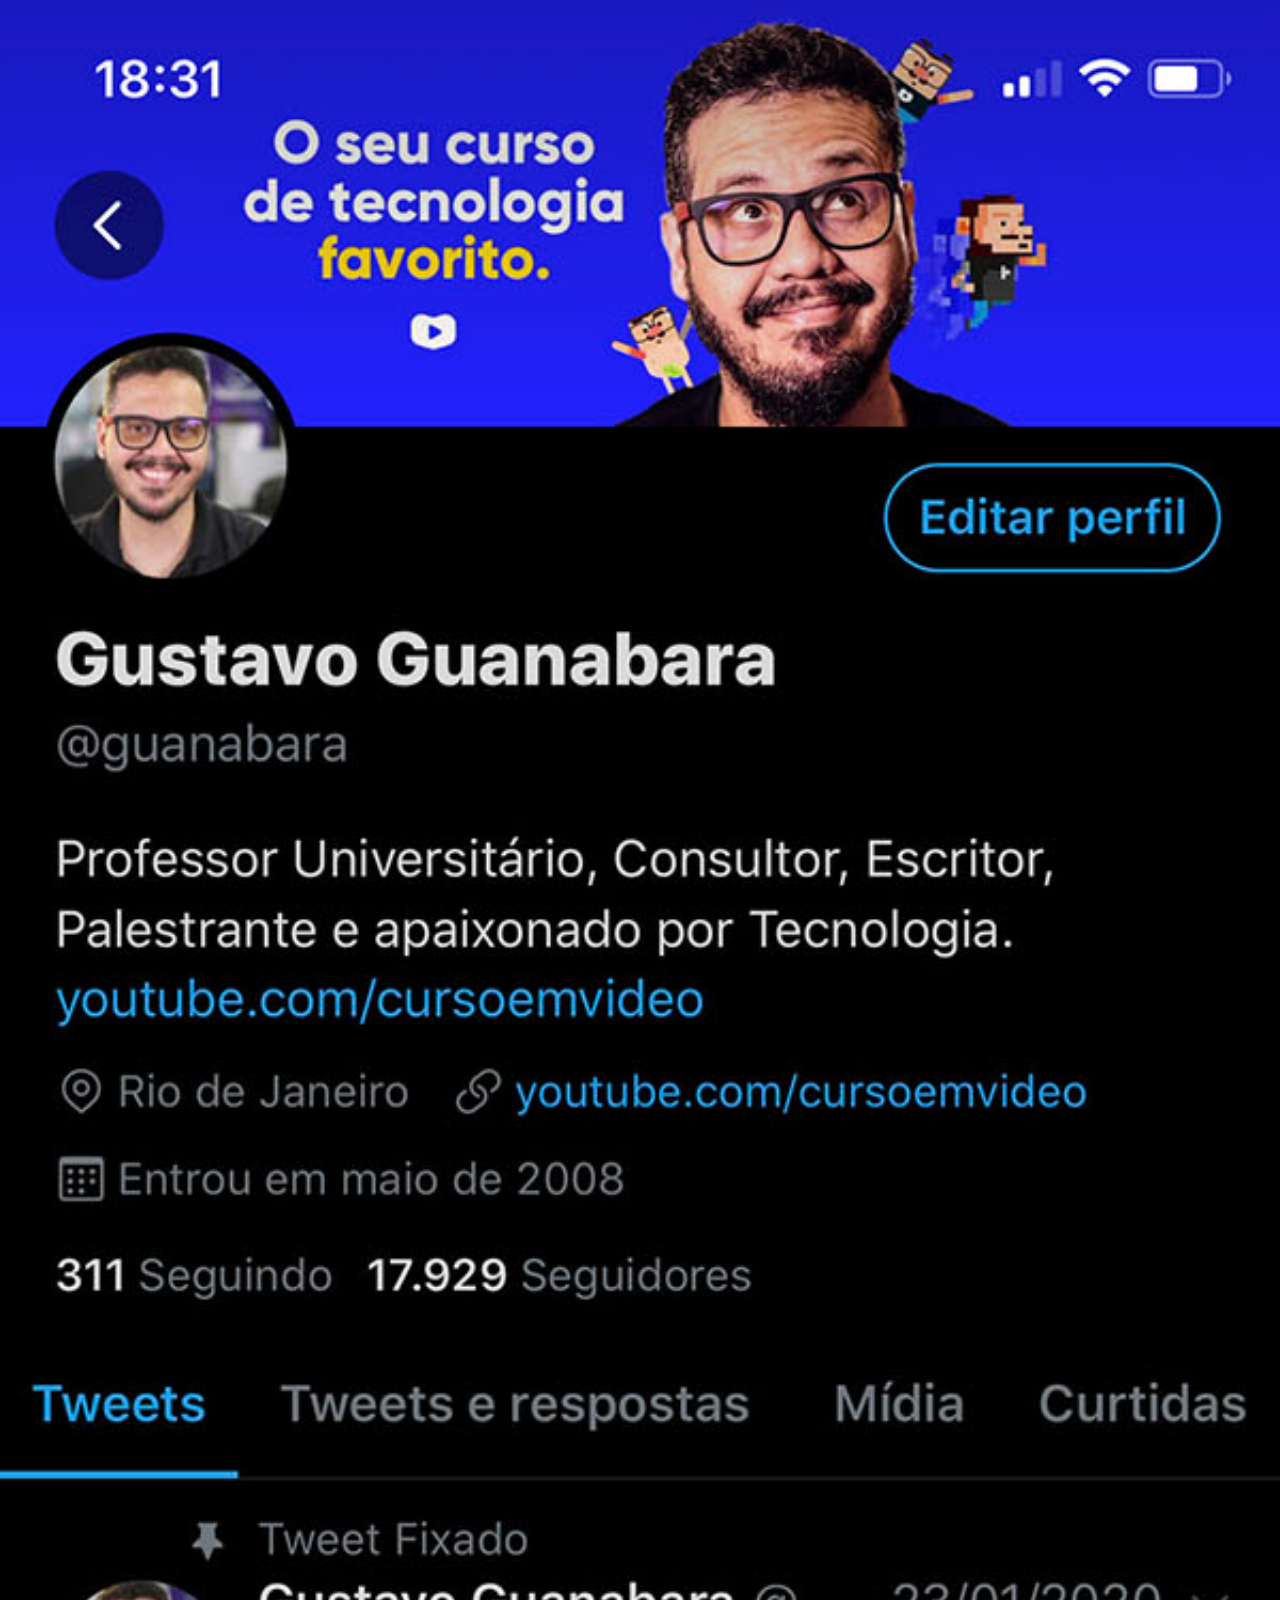
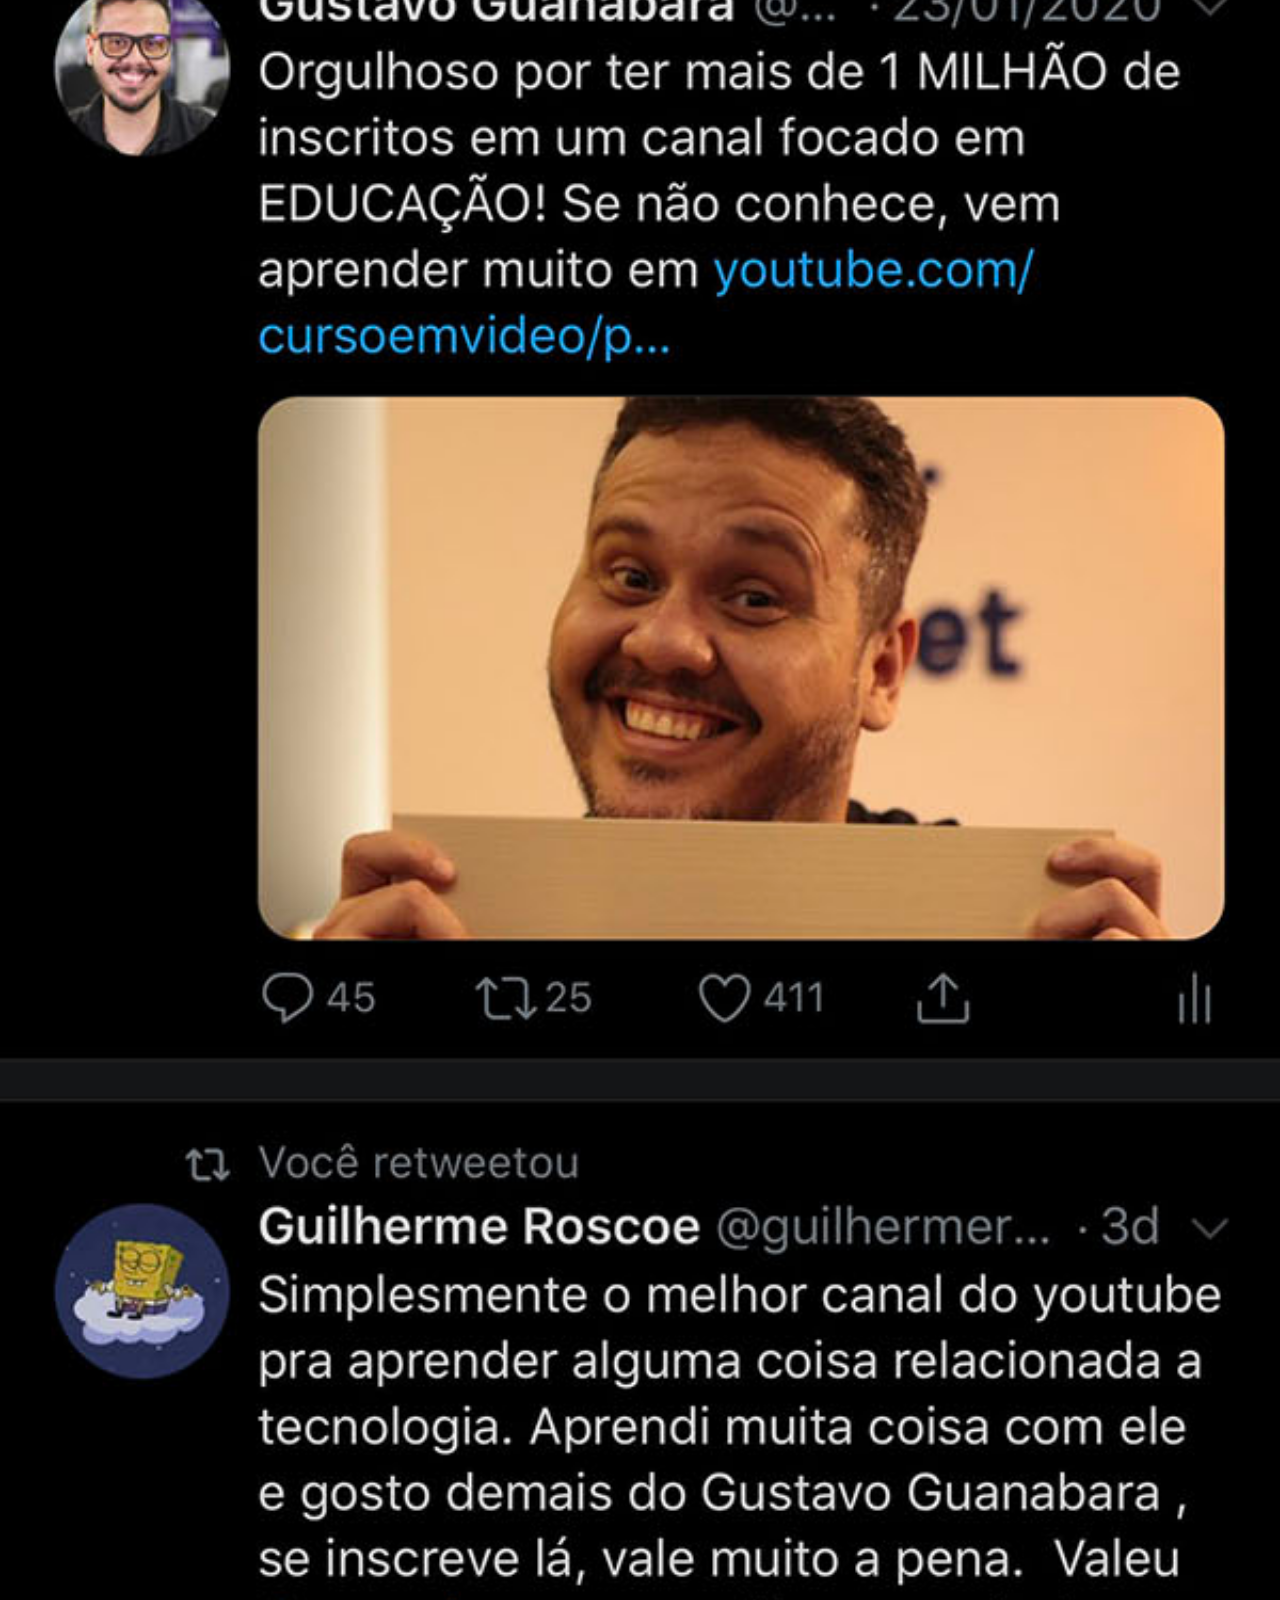
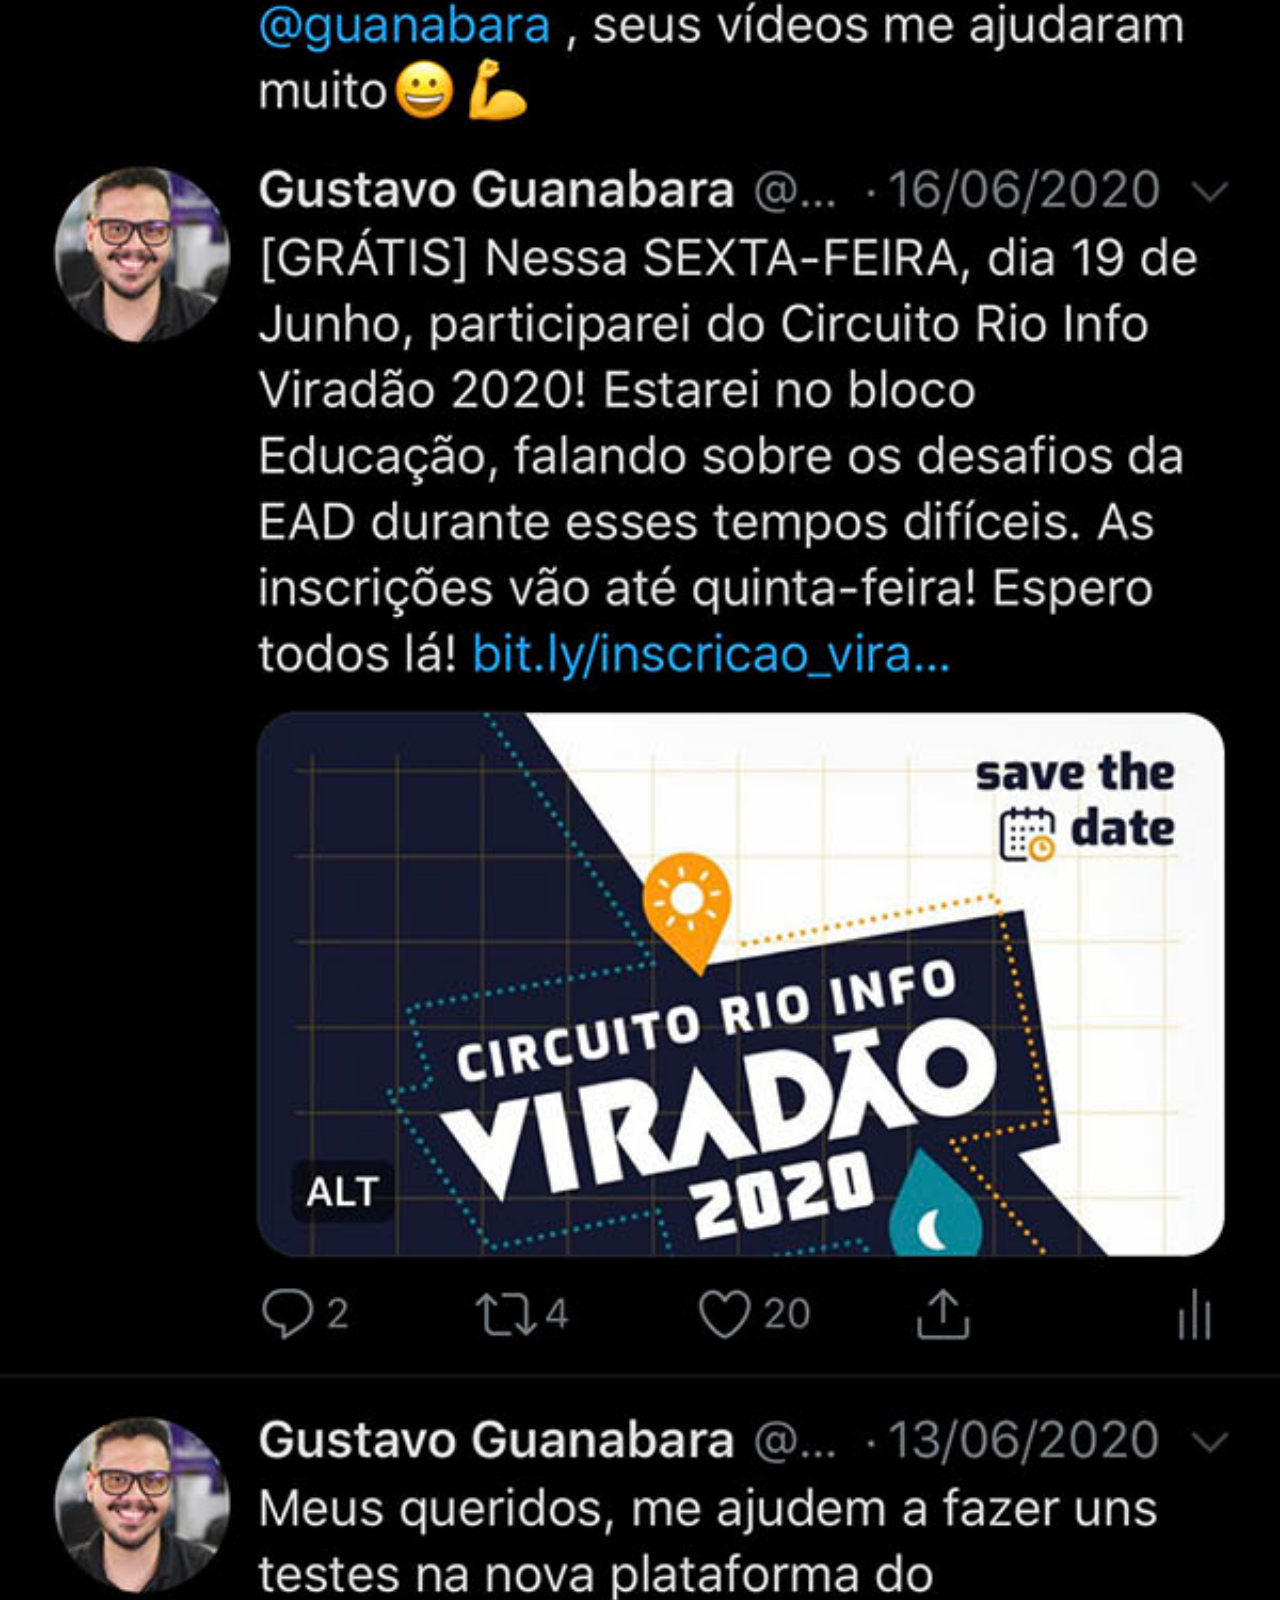
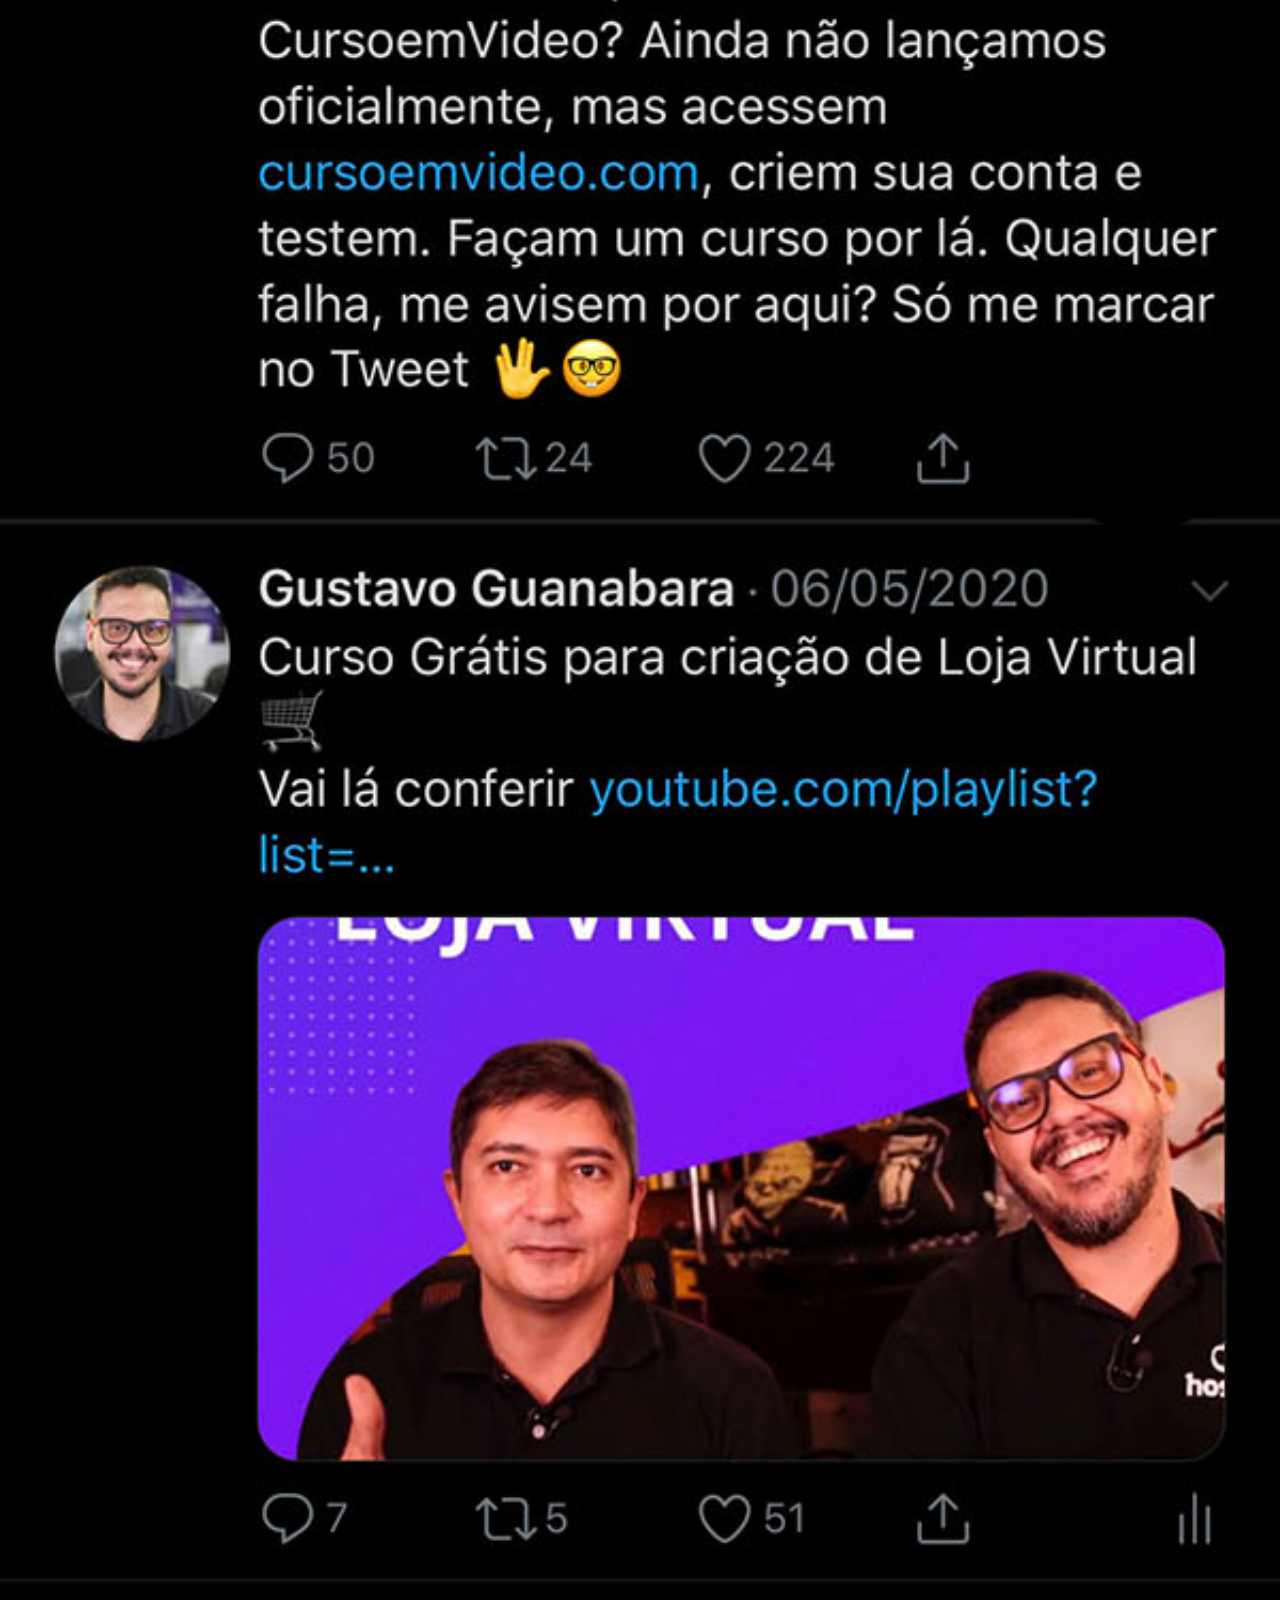
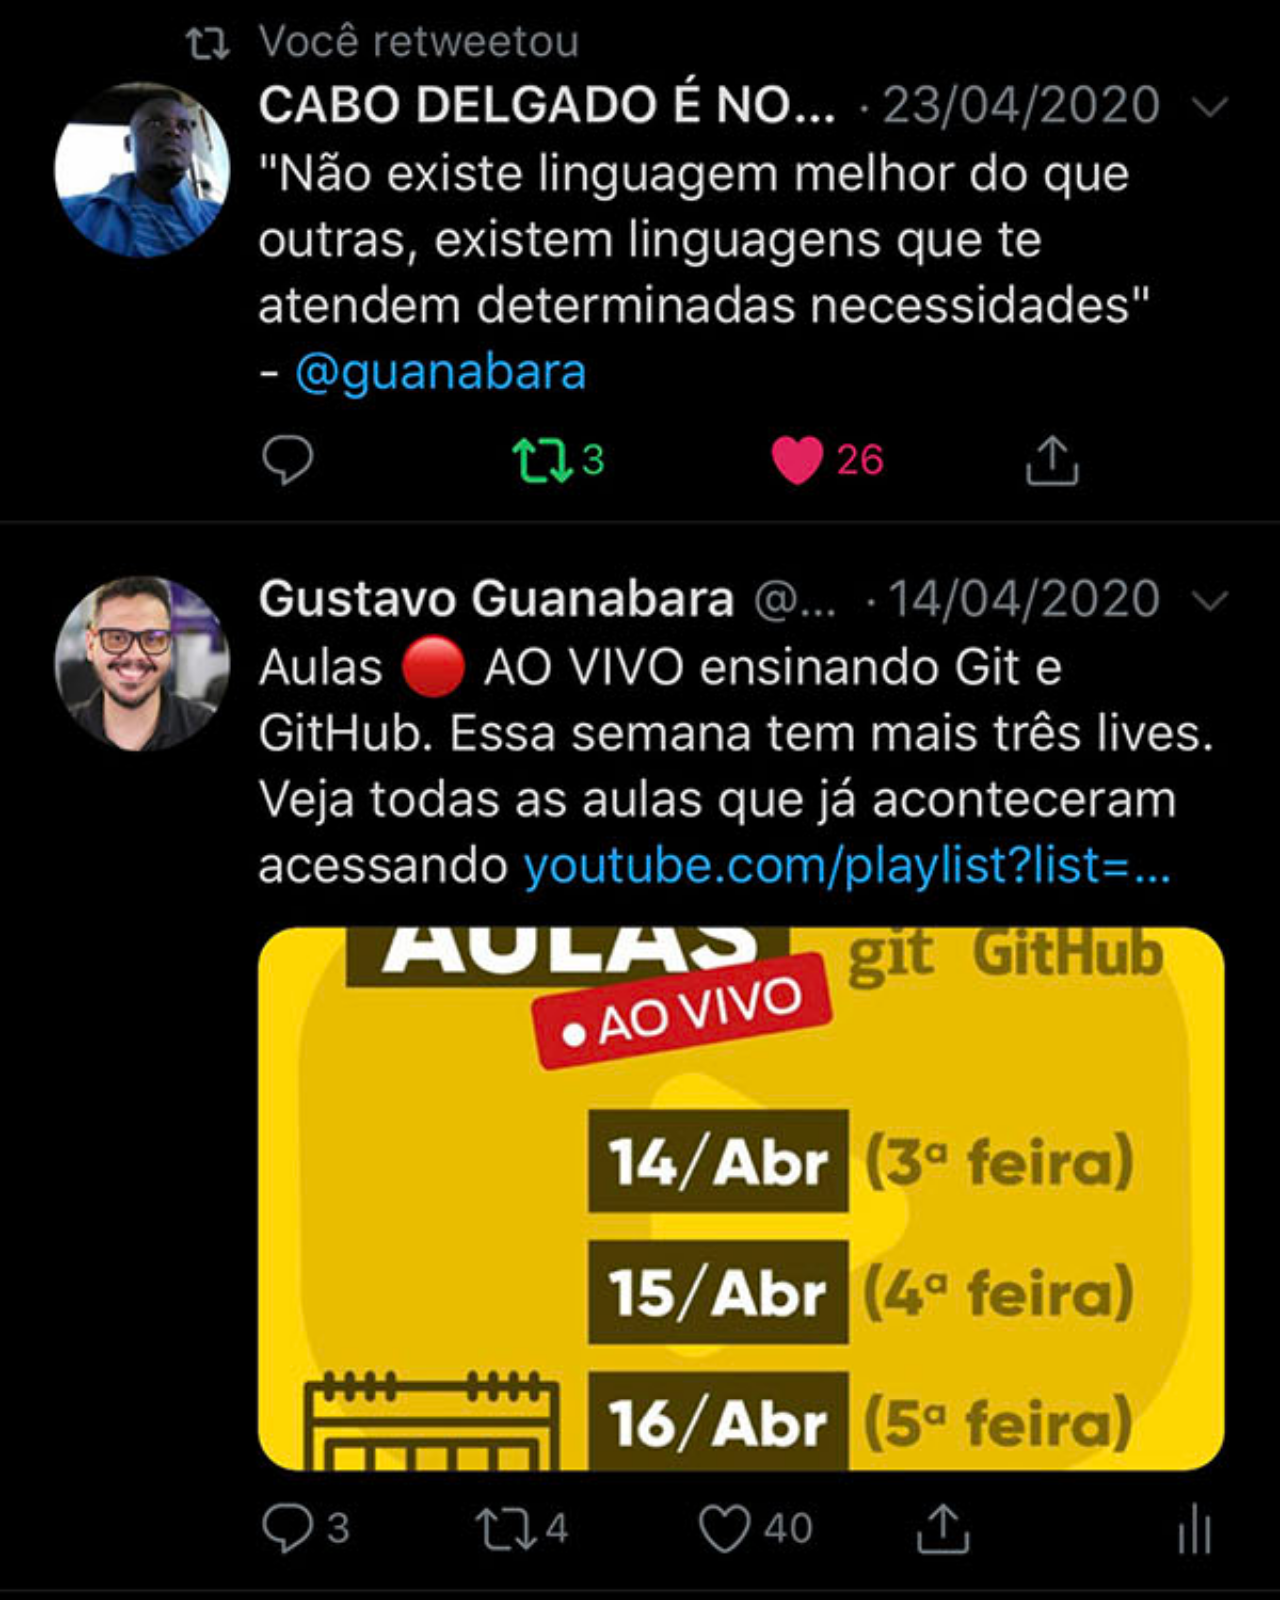
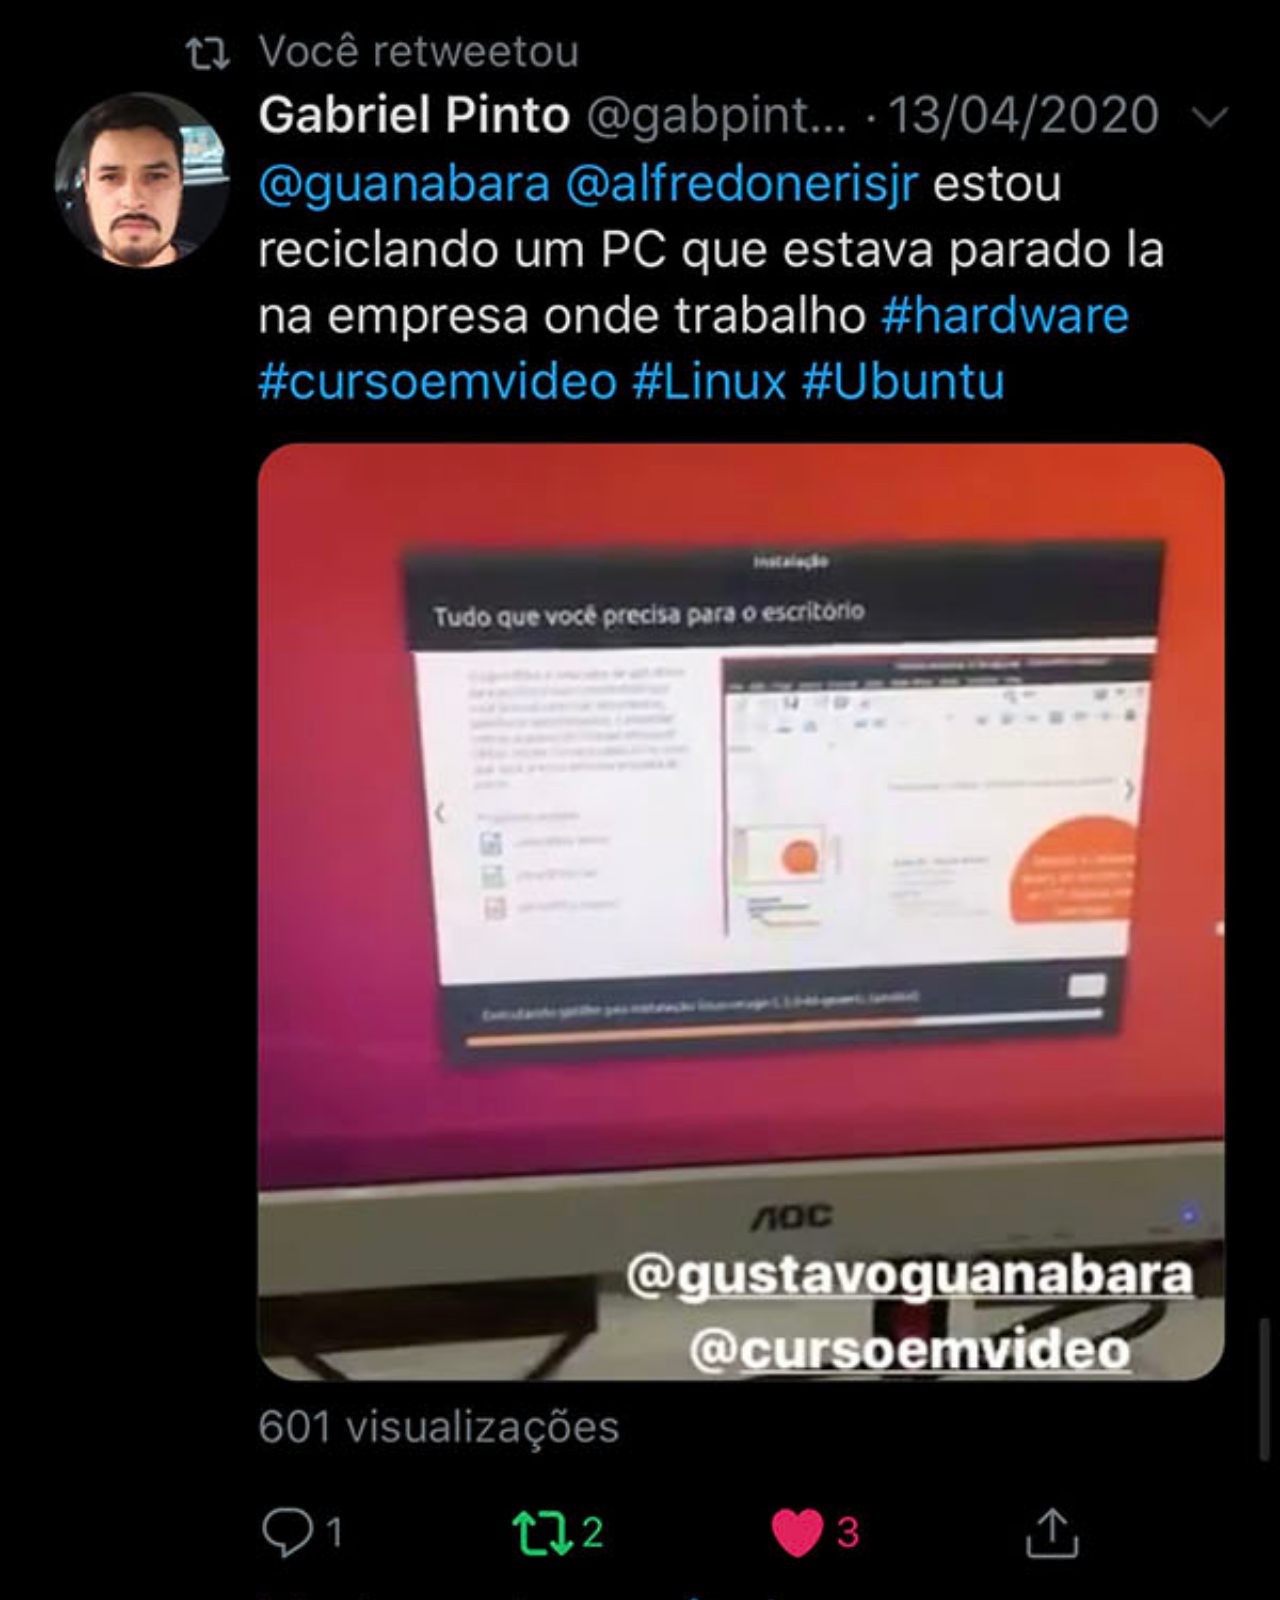
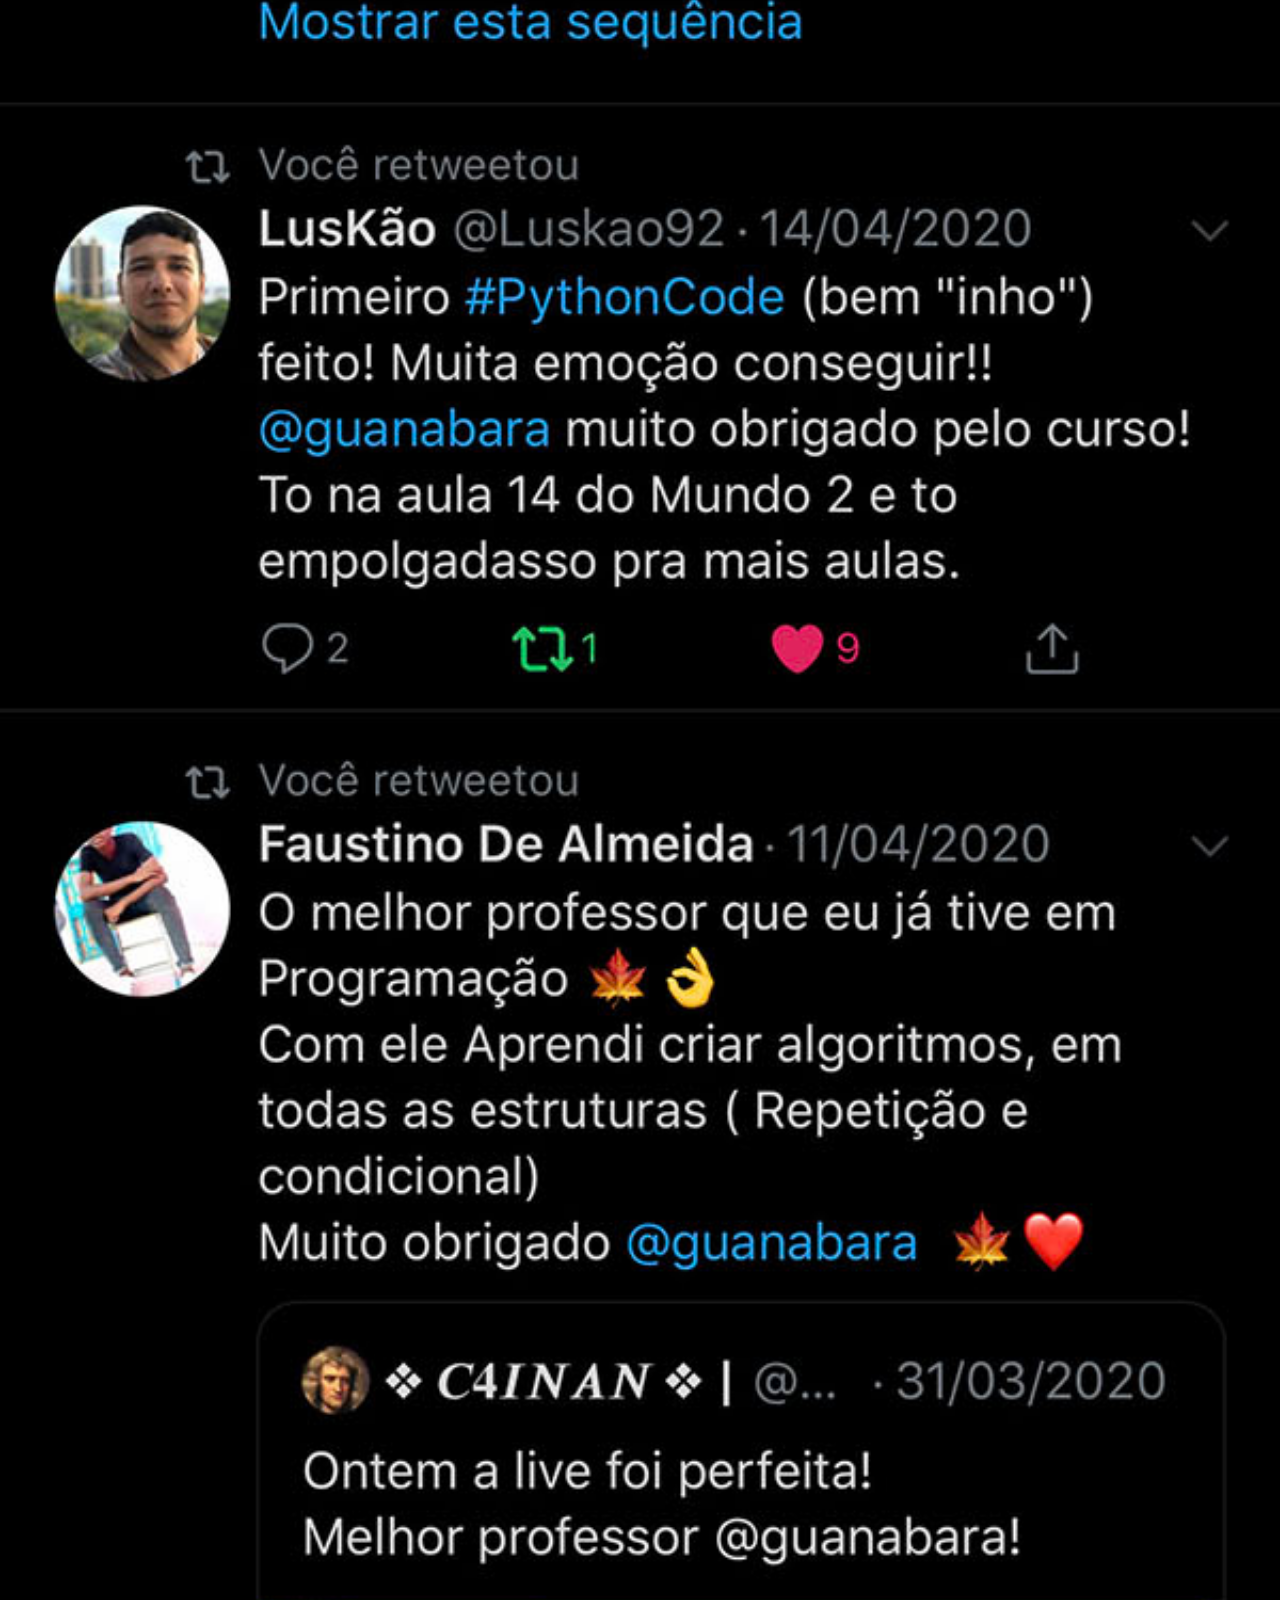
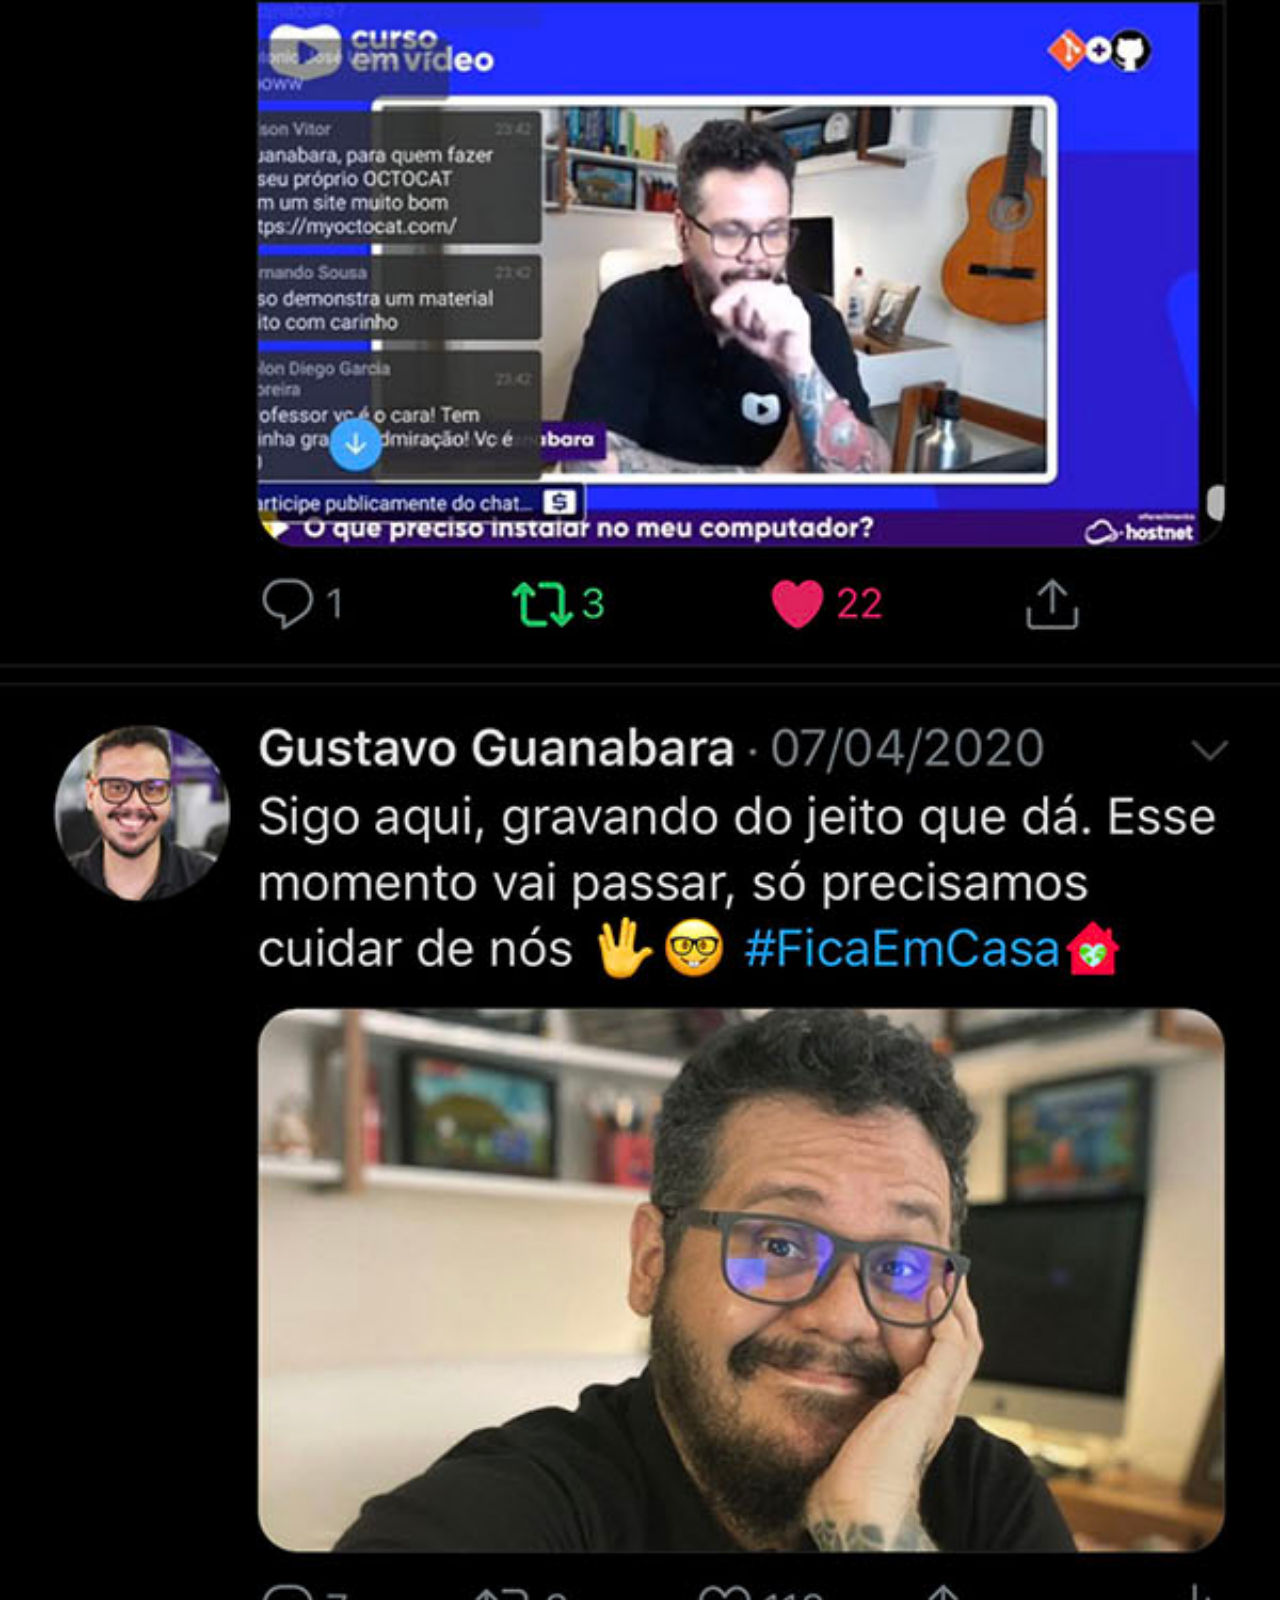
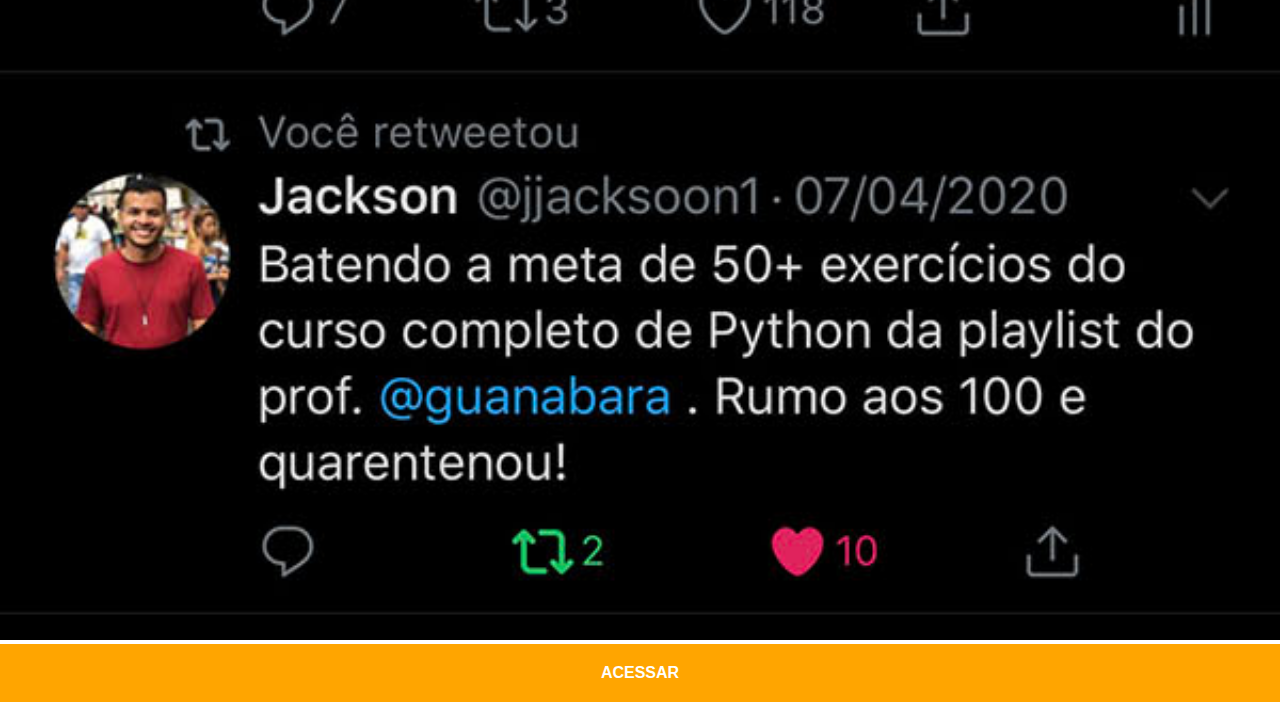
<file: pages/twitter.html>
<!DOCTYPE html>
<html lang="pt-br">
<head>
  <meta charset="UTF-8">
  <meta http-equiv="X-UA-Compatible" content="IE=edge">
  <meta name="viewport" content="width=device-width, initial-scale=1.0">
  <link rel="stylesheet" href="../css/social.css">
  <title>Twitter</title>
</head>
<body>
  <img src="../img/tela-twitter.jpg" alt="Twitter">
  <a href="https://twitter.com/SantosVini7" target="_blank">ACESSAR</a>
</body>
</html>
</file>
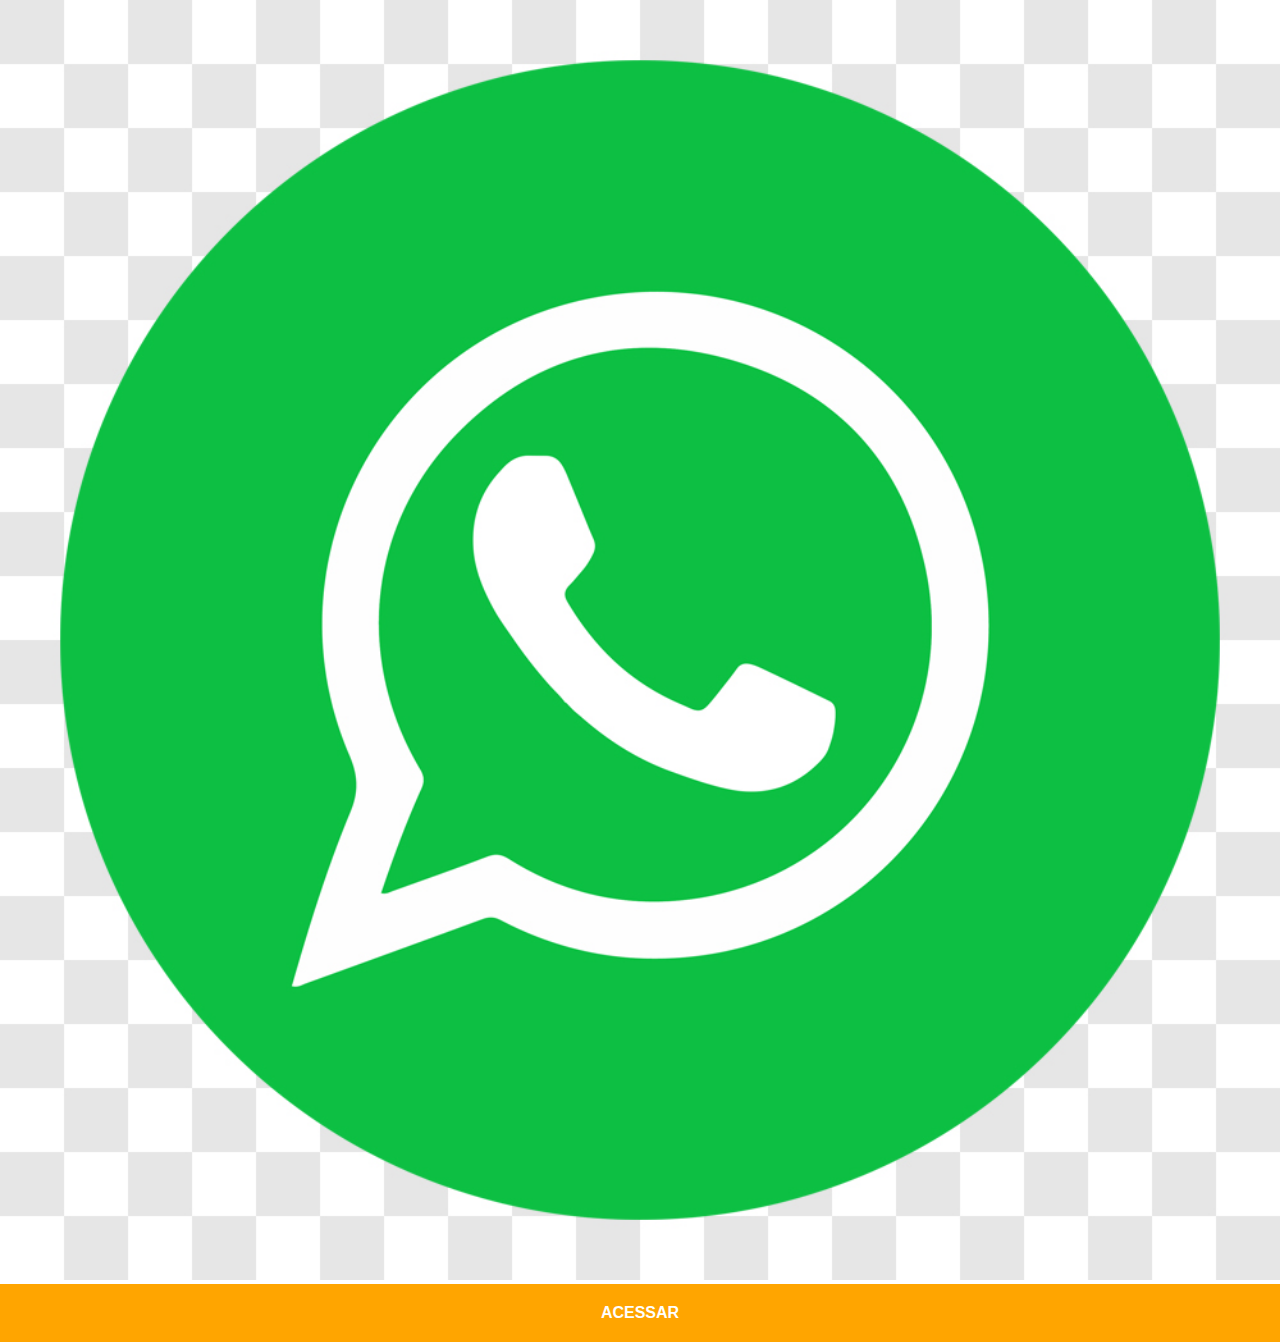
<file: pages/whatsapp.html>
<!DOCTYPE html>
<html lang="pt-br">
<head>
  <meta charset="UTF-8">
  <meta http-equiv="X-UA-Compatible" content="IE=edge">
  <meta name="viewport" content="width=device-width, initial-scale=1.0">
  <link rel="stylesheet" href="../css/social.css">
  <title>Whatsapp</title>
</head>
<body>
  <img src="../img/logo-whatsapp.png" alt="Whatsapp">
  <a href="https://web.whatsapp.com/" target="_blank">ACESSAR</a>
</body>
</html>
</file>
<file: css/style.css>
@charset "UTF-8";

* {
  margin: 0;
  padding: 0;
  box-sizing: border-box;
}

html, body {
  height: 100vh;
  width: 100vw;
  background: black;
}

body {
  background: linear-gradient(145deg, #eee, #333 40%, #000) no-repeat top center;
  background-size: cover;
  background-attachment: fixed;
}

main {
  position: relative;
  height: 100vh;
}

#telefone {
  position: absolute;
  top: 49.8%;
  left: 50%;
  height: 617px;
  width: 316px;
  background: url('../img/frame-iphone.png') no-repeat;
  transform: translate(-50%, -50%);
}

#tela {
  position: relative;
  top: 80px;
  left: 22px;
  width: 267px;
  height: 472px;
  overflow-x: hidden
}

#redes-sociais {
  display: flex;
  flex-direction: column;
  margin-left: 12px;
  padding-top: 72px;
}

#redes-sociais a {
  width: 2vw;
  box-sizing: border-box;
}

#redes-sociais img {
  width: 50px;
  margin: 8px 12px;
  border-radius: 50%;
  box-shadow: 2px 4px rgba(0, 0, 0, 0.400);
  box-sizing: border-box;
}

#redes-sociais img:hover {
  border: 1px solid black;
  transform: translate(15%, -15%);
  box-shadow: 4px 8px rgba(0, 0, 0, 0.600);
  transition: transform .2s, border .1s;
}
</file>
<file: css/social.css>
@charset "UTF-8";

* {
  margin: 0;
  padding: 0;
  font-family: Arial, Helvetica, sans-serif;
}

::-webkit-scrollbar {
  width: 0;
  height: 0;
}

img {
  width: 100vw;
}

a {
  display: block;
  color: white;
  background: orange;
  padding: 20px;
  text-decoration: none;
  text-align: center;
  font-weight: bolder;
}

a:hover {
  background-color: lightgray;
}
</file>
